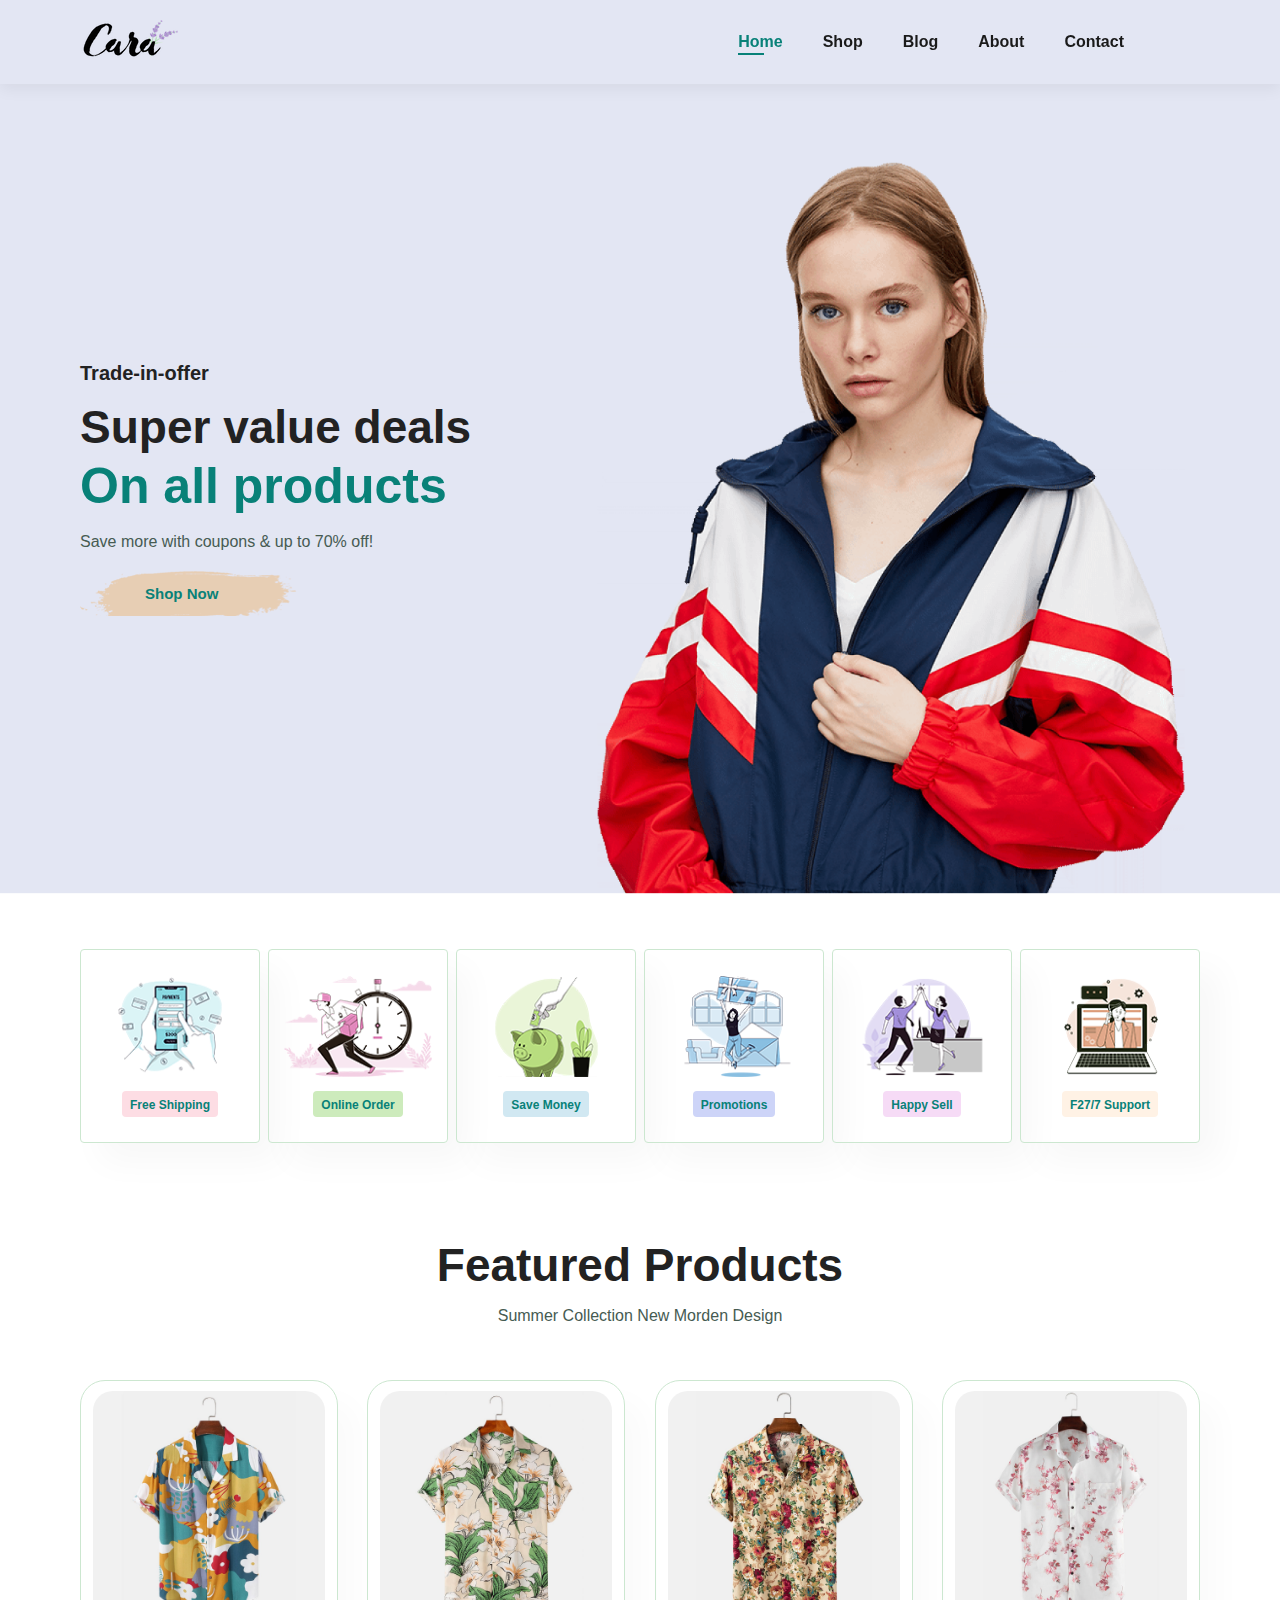
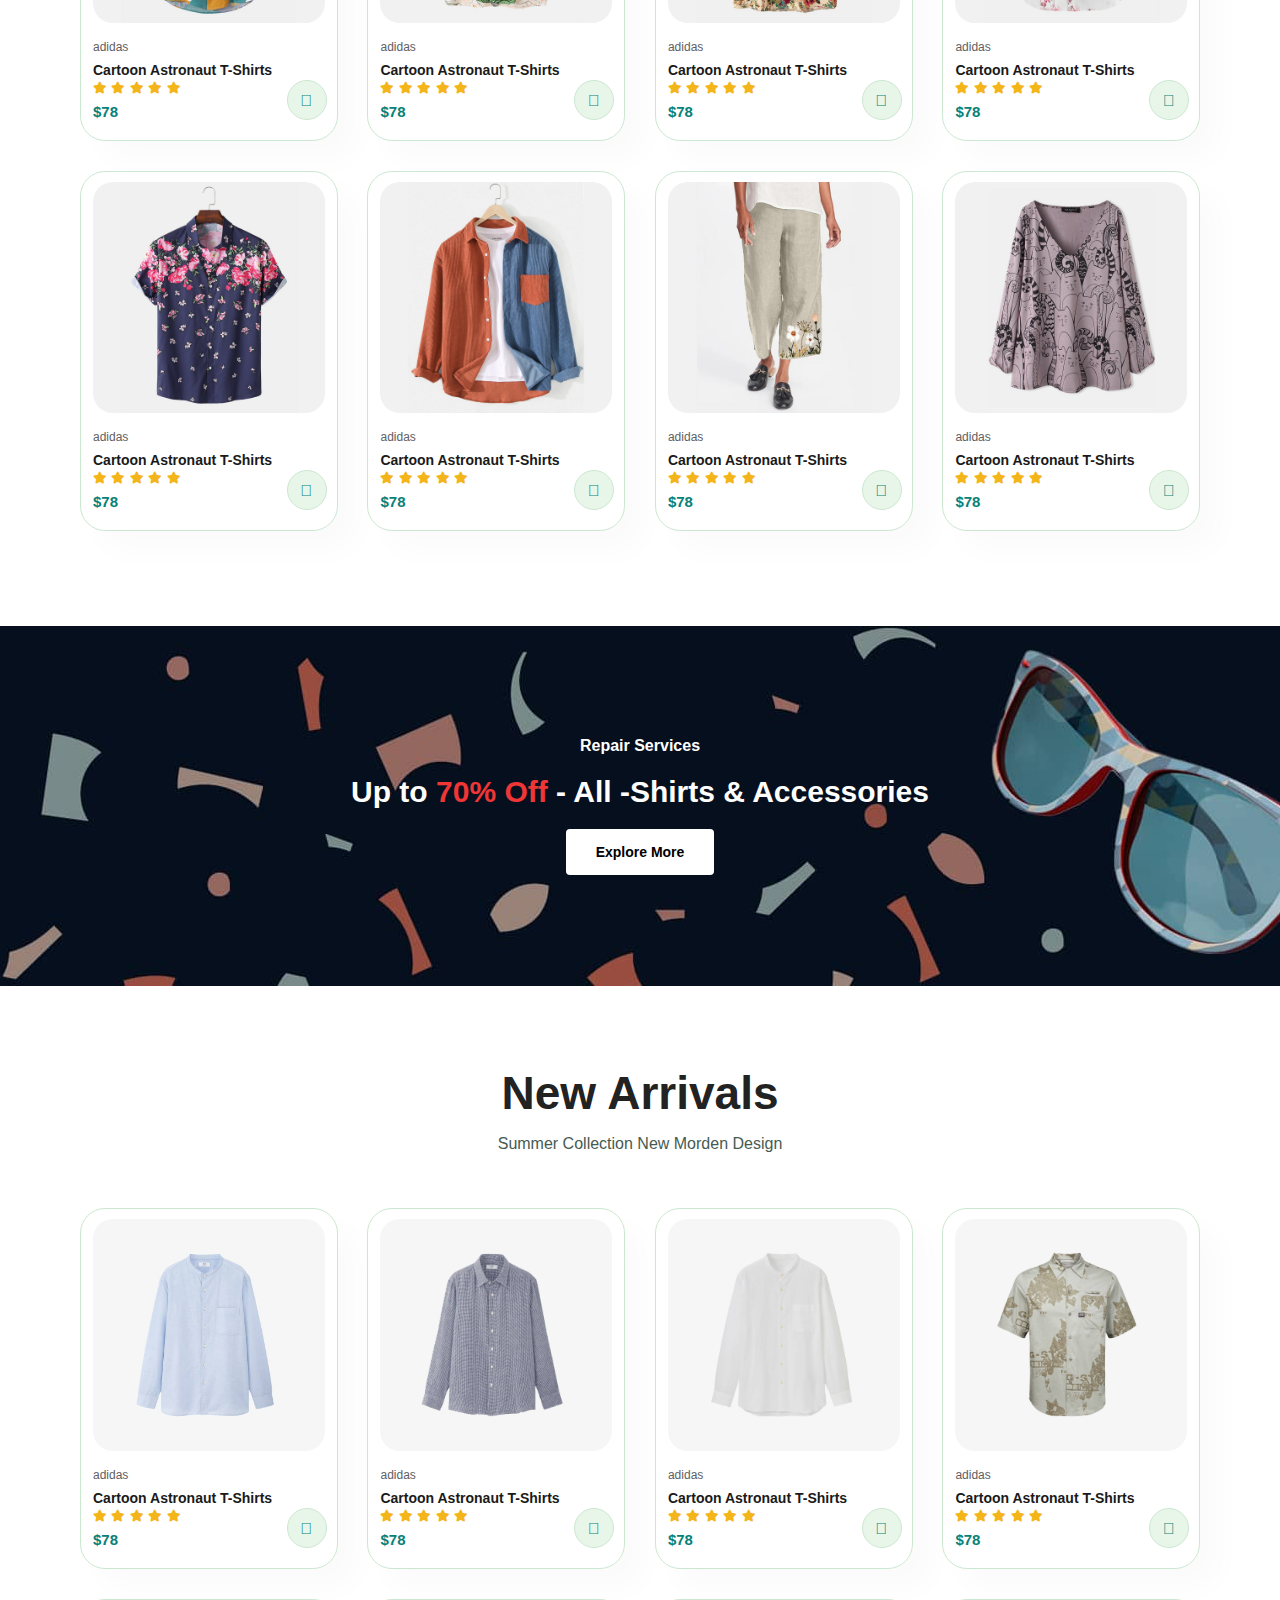
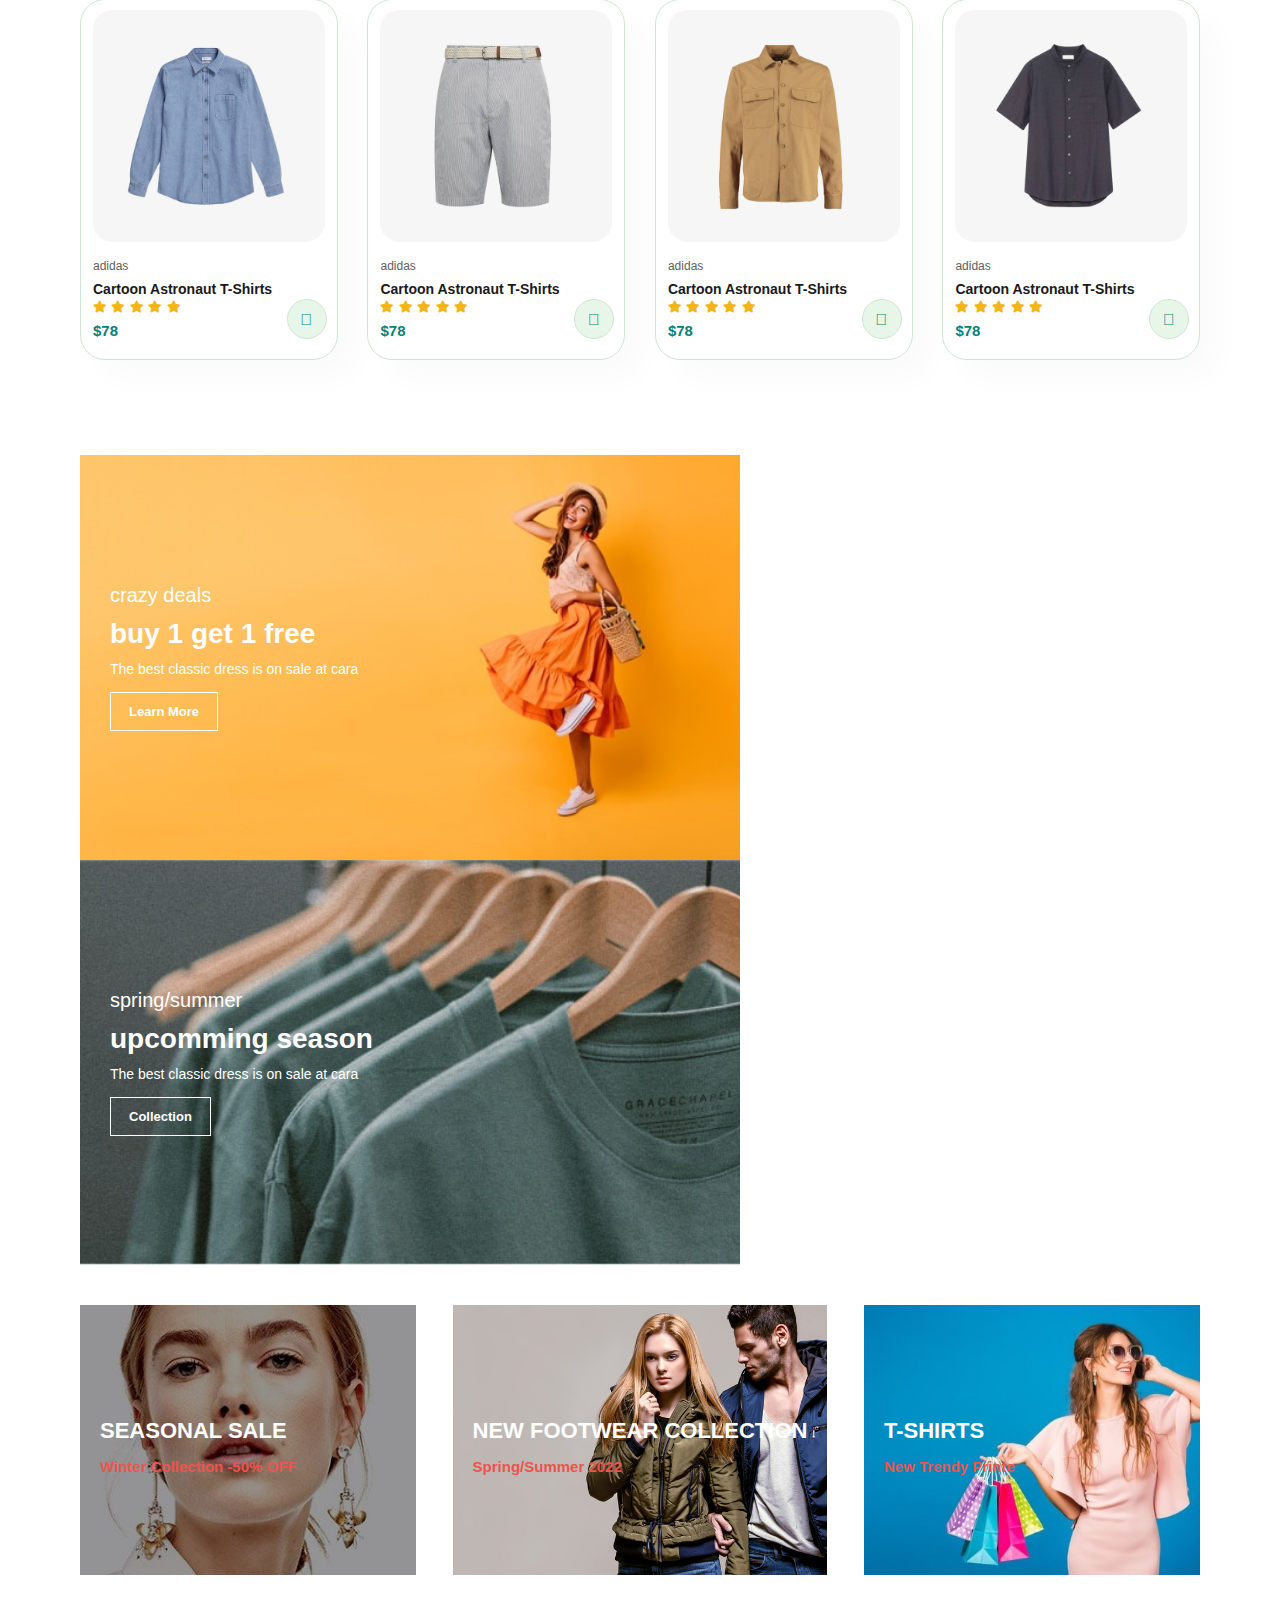
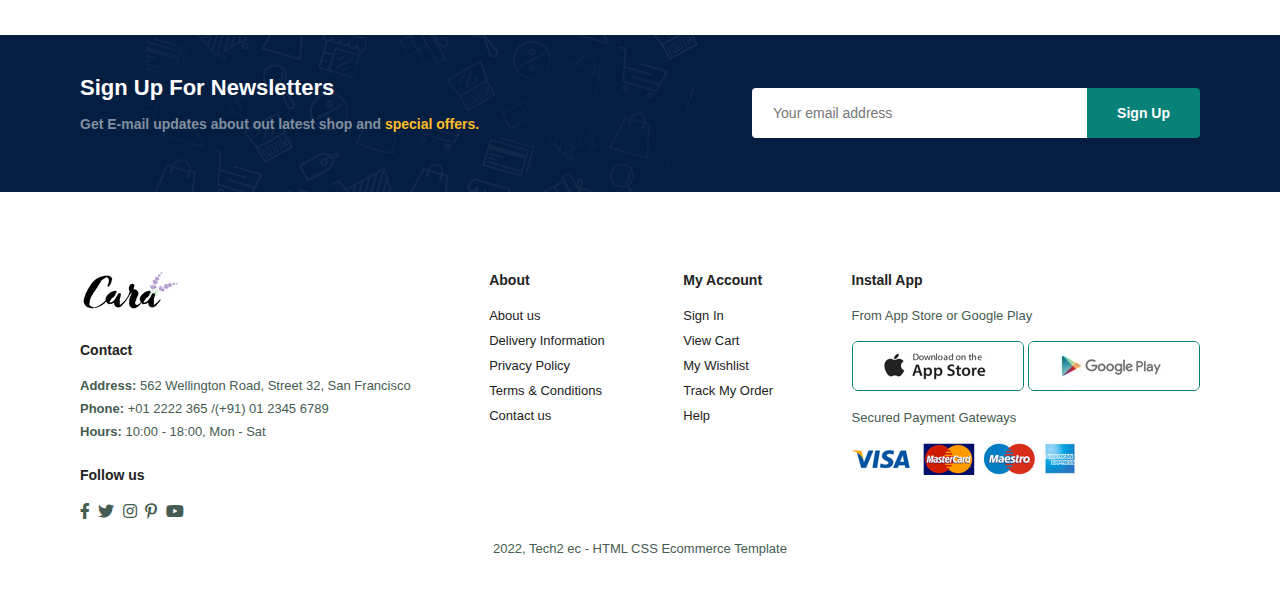
<file: index.html>
<!DOCTYPE html>
<html lang="en">
<head>
    <meta charset="UTF-8">
    <meta http-equiv="X-UA-Compatible" content="IE=edge">
    <meta name="viewport" content="width=device-width, initial-scale=1.0">
    <title>Tech2etc  Ecommerce Tutorial</title>
    <link rel="stylesheet" href="https://pro.fontawesome.com/releases/v5.10.0/css/all.css" />
    <link rel="stylesheet" href="style.css">
</head>
<body>

    <section id="header">
        <a href="#"><img src="img/logo.png" class="logo" alt=""></a>

        <div>
            <ul id="navbar">
                <li><a class="active" href="index.html">Home</a></li>
                <li><a href="shop.html">Shop</a></li>
                <li><a href="blog.html">Blog</a></li>
                <li><a href="about.html">About</a></li>
                <li><a href="contact.html">Contact</a></li>
                <li id="lg-bag"><a href="cart.html"><i class="far fa-shopping-bag"></i></a></li>
                <a href="#" id="close"><i class="far fa-times"></i></a>
            </ul>
        </div>
        <div id="mobile">
            <a href="cart.html"><i class="far fa-shopping-bag"></i></a>
            <i id="bar" class="fas fa-outdent"></i>
            </i>
        </div>
    </section>

    <section id="hero">
        <h4>Trade-in-offer</h4>
        <h2>Super value deals</h2>
        <h1>On all products</h1>
        <p>Save more with coupons & up to 70% off! </p>
        <button>Shop Now</button>
    </section>

    <section id="feature" class="section-p1">
        <div class="fe-box">
            <img src="img/features/f1.png" alt="">
            <h6>Free Shipping</h6>
        </div>
        <div class="fe-box">
            <img src="img/features/f2.png" alt="">
            <h6>Online Order</h6>
        </div>
        <div class="fe-box">
            <img src="img/features/f3.png" alt="">
            <h6>Save Money</h6>
        </div>
        <div class="fe-box">
            <img src="img/features/f4.png" alt="">
            <h6>Promotions</h6>
        </div>
        <div class="fe-box">
            <img src="img/features/f5.png" alt="">
            <h6>Happy Sell</h6>
        </div>
        <div class="fe-box">
            <img src="img/features/f6.png" alt="">
            <h6>F27/7 Support</h6>
        </div>
    </section>

    <section id="product1" class="section-p1">
        <h2>Featured Products</h2>
        <p>Summer Collection New Morden Design</p>
        <div class="pro-container">
            <div class="pro">
                <img src="img/products/f1.jpg" alt="">
                <div class="des">
                    <span>adidas</span>
                    <h5>Cartoon Astronaut T-Shirts</h5>
                    <div class="star">
                        <i class="fas fa-star"></i>
                        <i class="fas fa-star"></i>
                        <i class="fas fa-star"></i>
                        <i class="fas fa-star"></i>
                        <i class="fas fa-star"></i>
                    </div>
                    <h4>$78</h4>
                </div>
                <a href="#"><i class="fal fa-shopping-cart cart"></i></a>
            </div>
            <div class="pro">
                <img src="img/products/f2.jpg" alt="">
                <div class="des">
                    <span>adidas</span>
                    <h5>Cartoon Astronaut T-Shirts</h5>
                    <div class="star">
                        <i class="fas fa-star"></i>
                        <i class="fas fa-star"></i>
                        <i class="fas fa-star"></i>
                        <i class="fas fa-star"></i>
                        <i class="fas fa-star"></i>
                    </div>
                    <h4>$78</h4>
                </div>
                <a href="#"><i class="fal fa-shopping-cart cart"></i></a>
            </div>
            <div class="pro">
                <img src="img/products/f3.jpg" alt="">
                <div class="des">
                    <span>adidas</span>
                    <h5>Cartoon Astronaut T-Shirts</h5>
                    <div class="star">
                        <i class="fas fa-star"></i>
                        <i class="fas fa-star"></i>
                        <i class="fas fa-star"></i>
                        <i class="fas fa-star"></i>
                        <i class="fas fa-star"></i>
                    </div>
                    <h4>$78</h4>
                </div>
                <a href="#"><i class="fal fa-shopping-cart cart"></i></a>
            </div>
            <div class="pro">
                <img src="img/products/f4.jpg" alt="">
                <div class="des">
                    <span>adidas</span>
                    <h5>Cartoon Astronaut T-Shirts</h5>
                    <div class="star">
                        <i class="fas fa-star"></i>
                        <i class="fas fa-star"></i>
                        <i class="fas fa-star"></i>
                        <i class="fas fa-star"></i>
                        <i class="fas fa-star"></i>
                    </div>
                    <h4>$78</h4>
                </div>
                <a href="#"><i class="fal fa-shopping-cart cart"></i></a>
            </div>
            <div class="pro">
                <img src="img/products/f5.jpg" alt="">
                <div class="des">
                    <span>adidas</span>
                    <h5>Cartoon Astronaut T-Shirts</h5>
                    <div class="star">
                        <i class="fas fa-star"></i>
                        <i class="fas fa-star"></i>
                        <i class="fas fa-star"></i>
                        <i class="fas fa-star"></i>
                        <i class="fas fa-star"></i>
                    </div>
                    <h4>$78</h4>
                </div>
                <a href="#"><i class="fal fa-shopping-cart cart"></i></a>
            </div>
            <div class="pro">
                <img src="img/products/f6.jpg" alt="">
                <div class="des">
                    <span>adidas</span>
                    <h5>Cartoon Astronaut T-Shirts</h5>
                    <div class="star">
                        <i class="fas fa-star"></i>
                        <i class="fas fa-star"></i>
                        <i class="fas fa-star"></i>
                        <i class="fas fa-star"></i>
                        <i class="fas fa-star"></i>
                    </div>
                    <h4>$78</h4>
                </div>
                <a href="#"><i class="fal fa-shopping-cart cart"></i></a>
            </div>
            <div class="pro">
                <img src="img/products/f7.jpg" alt="">
                <div class="des">
                    <span>adidas</span>
                    <h5>Cartoon Astronaut T-Shirts</h5>
                    <div class="star">
                        <i class="fas fa-star"></i>
                        <i class="fas fa-star"></i>
                        <i class="fas fa-star"></i>
                        <i class="fas fa-star"></i>
                        <i class="fas fa-star"></i>
                    </div>
                    <h4>$78</h4>
                </div>
                <a href="#"><i class="fal fa-shopping-cart cart"></i></a>
            </div>
            <div class="pro">
                <img src="img/products/f8.jpg" alt="">
                <div class="des">
                    <span>adidas</span>
                    <h5>Cartoon Astronaut T-Shirts</h5>
                    <div class="star">
                        <i class="fas fa-star"></i>
                        <i class="fas fa-star"></i>
                        <i class="fas fa-star"></i>
                        <i class="fas fa-star"></i>
                        <i class="fas fa-star"></i>
                    </div>
                    <h4>$78</h4>
                </div>
                <a href="#"><i class="fal fa-shopping-cart cart"></i></a>
            </div>
        </div>
    </section>

    <section id="banner" class="section-m1">
        <h4>Repair Services</h4>
        <h2>Up to <span>70% Off</span> - All -Shirts & Accessories</h2>
        <button class="normal">Explore More</button>
    </section>

    <section id="product1" class="section-p1">
        <h2>New Arrivals</h2>
        <p>Summer Collection New Morden Design</p>
        <div class="pro-container">
            <div class="pro">
                <img src="img/products/n1.jpg" alt="">
                <div class="des">
                    <span>adidas</span>
                    <h5>Cartoon Astronaut T-Shirts</h5>
                    <div class="star">
                        <i class="fas fa-star"></i>
                        <i class="fas fa-star"></i>
                        <i class="fas fa-star"></i>
                        <i class="fas fa-star"></i>
                        <i class="fas fa-star"></i>
                    </div>
                    <h4>$78</h4>
                </div>
                <a href="#"><i class="fal fa-shopping-cart cart"></i></a>
            </div>
            <div class="pro">
                <img src="img/products/n2.jpg" alt="">
                <div class="des">
                    <span>adidas</span>
                    <h5>Cartoon Astronaut T-Shirts</h5>
                    <div class="star">
                        <i class="fas fa-star"></i>
                        <i class="fas fa-star"></i>
                        <i class="fas fa-star"></i>
                        <i class="fas fa-star"></i>
                        <i class="fas fa-star"></i>
                    </div>
                    <h4>$78</h4>
                </div>
                <a href="#"><i class="fal fa-shopping-cart cart"></i></a>
            </div>
            <div class="pro">
                <img src="img/products/n3.jpg" alt="">
                <div class="des">
                    <span>adidas</span>
                    <h5>Cartoon Astronaut T-Shirts</h5>
                    <div class="star">
                        <i class="fas fa-star"></i>
                        <i class="fas fa-star"></i>
                        <i class="fas fa-star"></i>
                        <i class="fas fa-star"></i>
                        <i class="fas fa-star"></i>
                    </div>
                    <h4>$78</h4>
                </div>
                <a href="#"><i class="fal fa-shopping-cart cart"></i></a>
            </div>
            <div class="pro">
                <img src="img/products/n4.jpg" alt="">
                <div class="des">
                    <span>adidas</span>
                    <h5>Cartoon Astronaut T-Shirts</h5>
                    <div class="star">
                        <i class="fas fa-star"></i>
                        <i class="fas fa-star"></i>
                        <i class="fas fa-star"></i>
                        <i class="fas fa-star"></i>
                        <i class="fas fa-star"></i>
                    </div>
                    <h4>$78</h4>
                </div>
                <a href="#"><i class="fal fa-shopping-cart cart"></i></a>
            </div>
            <div class="pro">
                <img src="img/products/n5.jpg" alt="">
                <div class="des">
                    <span>adidas</span>
                    <h5>Cartoon Astronaut T-Shirts</h5>
                    <div class="star">
                        <i class="fas fa-star"></i>
                        <i class="fas fa-star"></i>
                        <i class="fas fa-star"></i>
                        <i class="fas fa-star"></i>
                        <i class="fas fa-star"></i>
                    </div>
                    <h4>$78</h4>
                </div>
                <a href="#"><i class="fal fa-shopping-cart cart"></i></a>
            </div>
            <div class="pro">
                <img src="img/products/n6.jpg" alt="">
                <div class="des">
                    <span>adidas</span>
                    <h5>Cartoon Astronaut T-Shirts</h5>
                    <div class="star">
                        <i class="fas fa-star"></i>
                        <i class="fas fa-star"></i>
                        <i class="fas fa-star"></i>
                        <i class="fas fa-star"></i>
                        <i class="fas fa-star"></i>
                    </div>
                    <h4>$78</h4>
                </div>
                <a href="#"><i class="fal fa-shopping-cart cart"></i></a>
            </div>
            <div class="pro">
                <img src="img/products/n7.jpg" alt="">
                <div class="des">
                    <span>adidas</span>
                    <h5>Cartoon Astronaut T-Shirts</h5>
                    <div class="star">
                        <i class="fas fa-star"></i>
                        <i class="fas fa-star"></i>
                        <i class="fas fa-star"></i>
                        <i class="fas fa-star"></i>
                        <i class="fas fa-star"></i>
                    </div>
                    <h4>$78</h4>
                </div>
                <a href="#"><i class="fal fa-shopping-cart cart"></i></a>
            </div>
            <div class="pro">
                <img src="img/products/n8.jpg" alt="">
                <div class="des">
                    <span>adidas</span>
                    <h5>Cartoon Astronaut T-Shirts</h5>
                    <div class="star">
                        <i class="fas fa-star"></i>
                        <i class="fas fa-star"></i>
                        <i class="fas fa-star"></i>
                        <i class="fas fa-star"></i>
                        <i class="fas fa-star"></i>
                    </div>
                    <h4>$78</h4>
                </div>
                <a href="#"><i class="fal fa-shopping-cart cart"></i></a>
            </div>
        </div>
    </section>

    <section id="sm-banner" class="section-p1">
        <div class="banner-box">
            <h4>crazy deals</h4>
            <h2>buy 1 get 1 free</h2>
            <span>The best classic dress is on sale at cara</span>
            <button class="white">Learn More</button>
        </div>
        <div class="banner-box banner-box2">
            <h4>spring/summer</h4>
            <h2>upcomming season</h2>
            <span>The best classic dress is on sale at cara</span>
            <button class="white">Collection</button>
        </div>
    </section>

    <section id="banner3">
        <div class="banner-box">
            <h2>SEASONAL SALE</h2>
            <h3>Winter Collection -50% OFF</h3>
        </div>
        <div class="banner-box banner-box2">
            <h2>NEW FOOTWEAR COLLECTION</h2>
            <h3>Spring/Summer 2022</h3>
        </div>
        <div class="banner-box banner-box3">
            <h2>T-SHIRTS</h2>
            <h3>New Trendy Printe</h3>
        </div>
    </section>

    <section id="newsletter" class="section-p1 section-m1">
        <div class="newstext">
            <h4>Sign Up For Newsletters</h4>
            <p>Get E-mail updates about out latest shop and <span>special offers.</span></p>
        </div>
        <div class="form">
            <input type="text" placeholder="Your email address">
            <button class="normal">Sign Up</button>
        </div>
    </section>

    <footer class="section-p1">
        <div class="col">
            <img class="logo" src="img/logo.png" alt="">
            <h4>Contact</h4>
            <p><strong>Address: </strong> 562 Wellington Road, Street 32, San Francisco</p>
            <p><strong>Phone: </strong> +01 2222 365 /(+91) 01 2345 6789</p>
            <p><strong>Hours: </strong> 10:00 - 18:00, Mon - Sat</p>
            <div class="follow">
                <h4>Follow us</h4>
                <div class="icon">
                    <i class="fab fa-facebook-f"></i>
                    <i class="fab fa-twitter"></i>
                    <i class="fab fa-instagram"></i>
                    <i class="fab fa-pinterest-p"></i>
                    <i class="fab fa-youtube"></i>
                </div>
            </div>
        </div>

        <div class="col">
            <h4>About</h4>
            <a href="#">About us</a>
            <a href="#">Delivery Information</a>
            <a href="#">Privacy Policy</a>
            <a href="#">Terms & Conditions</a>
            <a href="#">Contact us</a>
        </div>
        <div class="col">
            <h4>My Account</h4>
            <a href="#">Sign In</a>
            <a href="#">View Cart</a>
            <a href="#">My Wishlist</a>
            <a href="#">Track My Order</a>
            <a href="#">Help</a>
        </div>

        <div class="col install">
            <h4>Install App</h4>
            <p>From App Store or Google Play</p>
            <div class="row">
                <img src="img/pay/app.jpg" alt="">
                <img src="img/pay/play.jpg" alt="">
            </div>
            <p>Secured Payment Gateways</p>
            <img src="img/pay/pay.png" alt="">
        </div>

        <div class="copyright">
            <p>2022, Tech2 ec - HTML CSS Ecommerce Template</p>
        </div>
    </footer>

    <script src="script.js"></script>
</body>
</html>
</file>
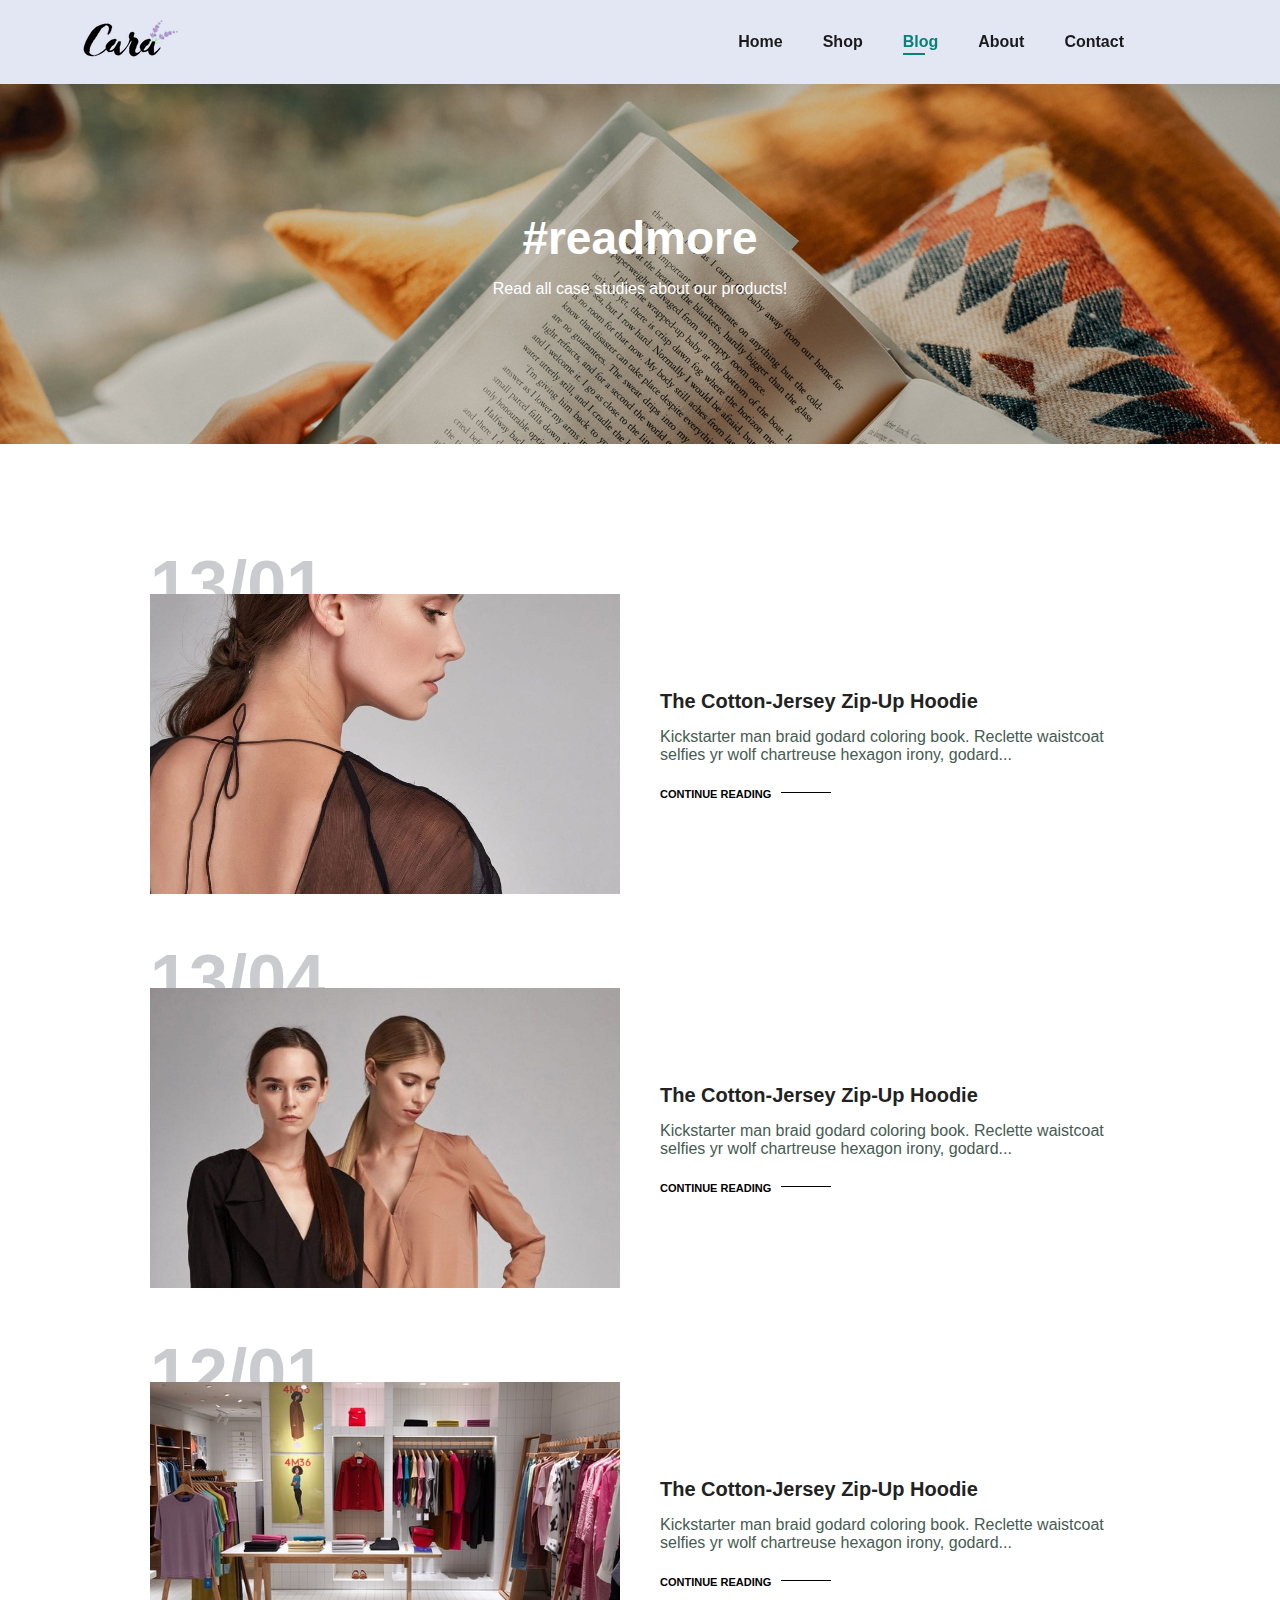
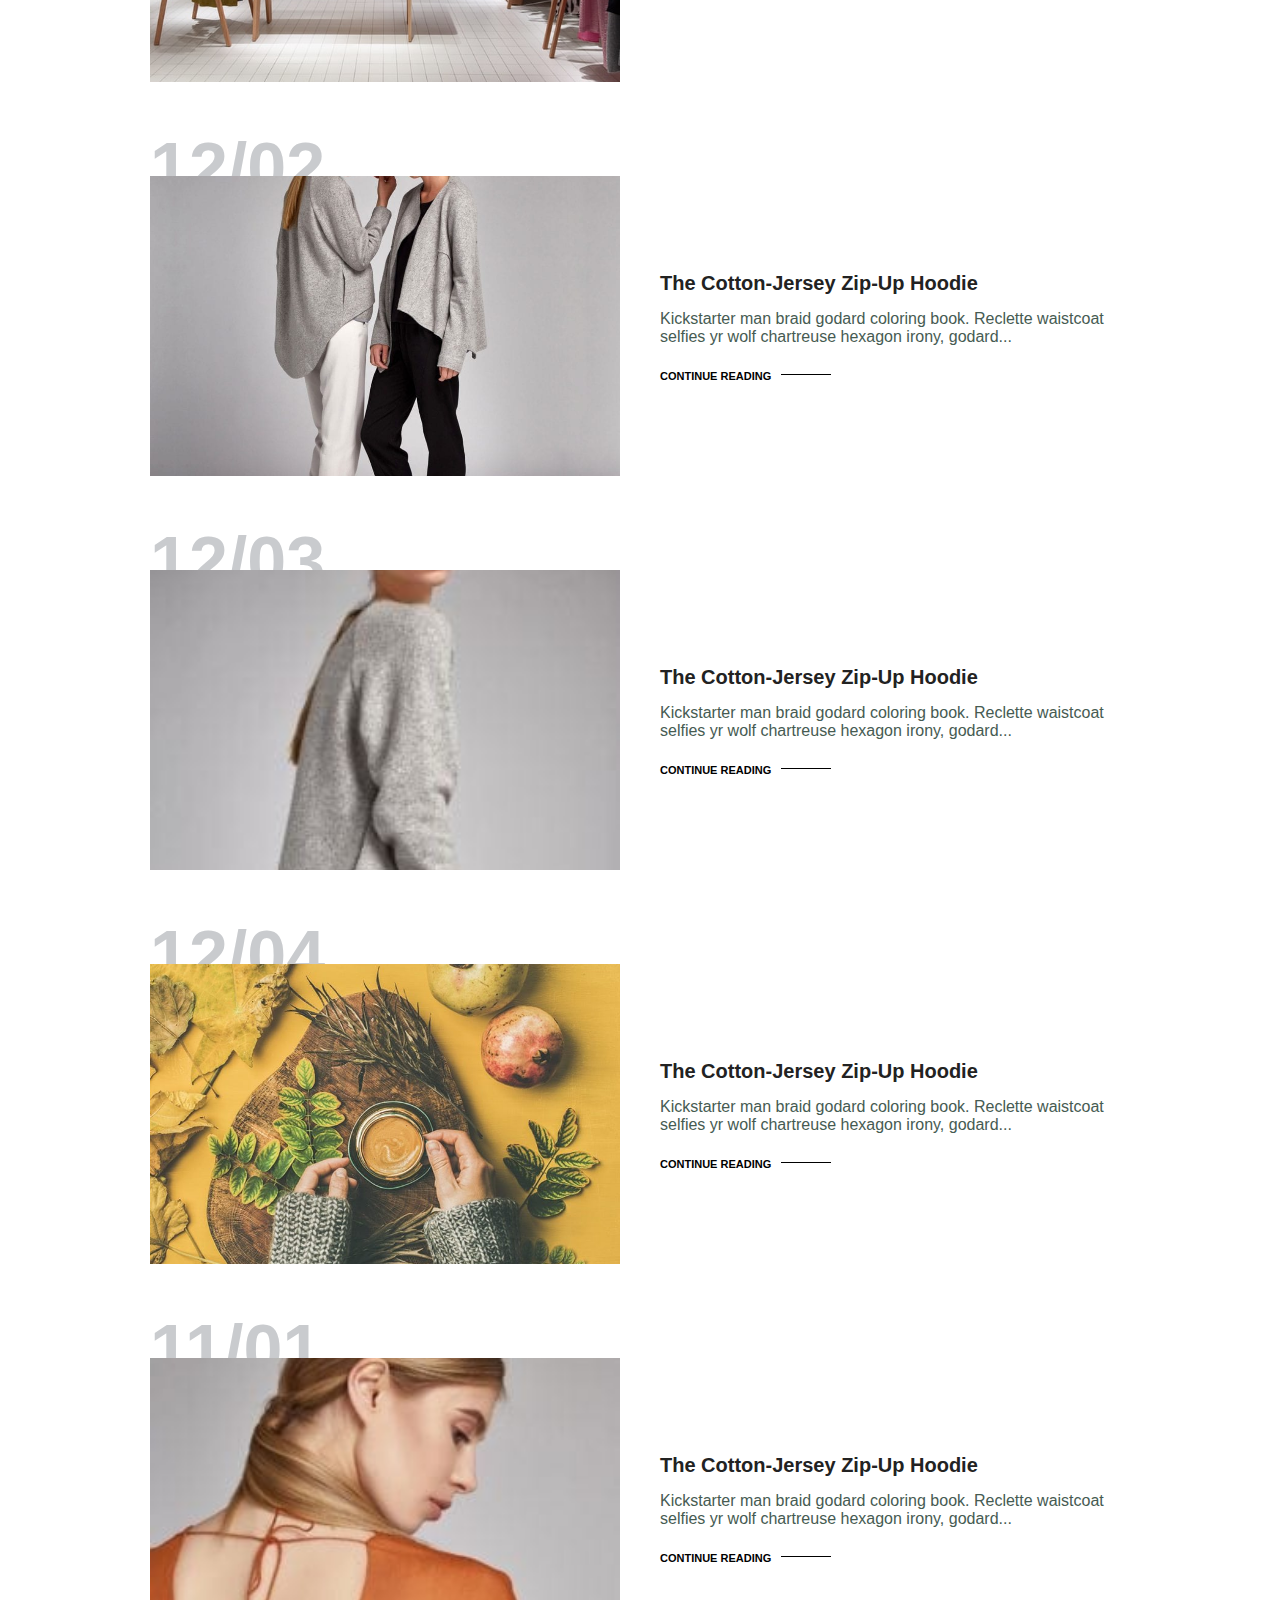
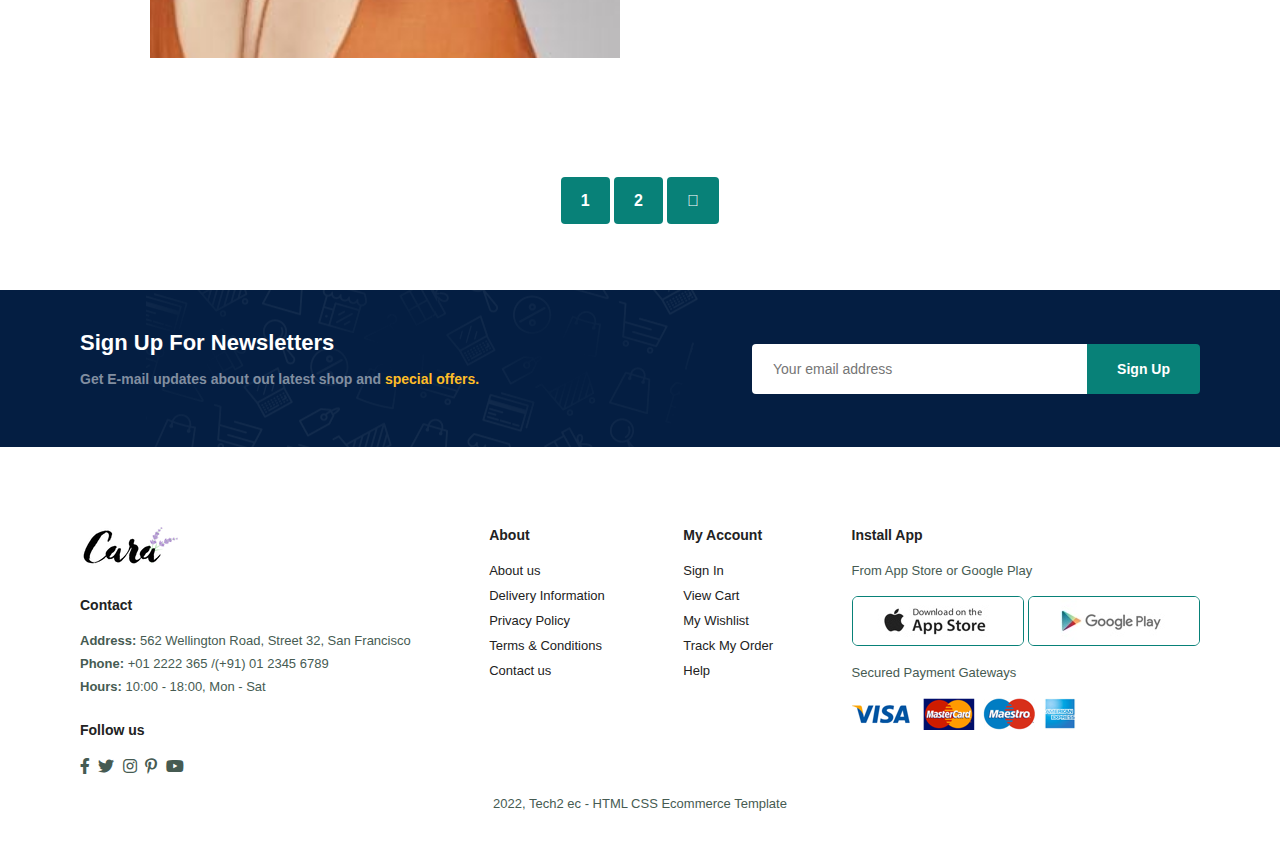
<file: blog.html>
<!DOCTYPE html>
<html lang="en">
<head>
    <meta charset="UTF-8">
    <meta http-equiv="X-UA-Compatible" content="IE=edge">
    <meta name="viewport" content="width=device-width, initial-scale=1.0">
    <title>Tech2etc  Ecommerce Tutorial</title>
    <link rel="stylesheet" href="https://pro.fontawesome.com/releases/v5.10.0/css/all.css" />
    <link rel="stylesheet" href="style.css">
</head>
<body>

    <section id="header">
        <a href="#"><img src="img/logo.png" class="logo" alt=""></a>

        <div>
            <ul id="navbar">
                <li><a href="index.html">Home</a></li>
                <li><a href="shop.html">Shop</a></li>
                <li><a  class="active" href="blog.html">Blog</a></li>
                <li><a href="about.html">About</a></li>
                <li><a href="contact.html">Contact</a></li>
                <li id="lg-bag"><a href="cart.html"><i class="far fa-shopping-bag"></i></a></li>
                <a href="#" id="close"><i class="far fa-times"></i></a>
            </ul>
        </div>
        <div id="mobile">
            <a href="cart.html"><i class="far fa-shopping-bag"></i></a>
            <i id="bar" class="fas fa-outdent"></i>
            </i>
        </div>
    </section>

    <section id="page-header" class="blog-header">
        <h2>#readmore</h2>
        <p>Read all case studies about our products! </p>
    </section>

    <section id="blog">
        <div class="blog-box">
            <div class="blog-img">
                <img src="img/blog/b1.jpg" alt="">
            </div>
            <div class="blog-details">
                <h4>The Cotton-Jersey Zip-Up Hoodie</h4>
                <p>Kickstarter man braid godard coloring book. Reclette waistcoat selfies yr 
                    wolf chartreuse hexagon irony, godard...
                </p>
                <a href="#">CONTINUE READING</a>
            </div>
            <h1>13/01</h1>
        </div>
        <div class="blog-box">
            <div class="blog-img">
                <img src="img/blog/b2.jpg" alt="">
            </div>
            <div class="blog-details">
                <h4>The Cotton-Jersey Zip-Up Hoodie</h4>
                <p>Kickstarter man braid godard coloring book. Reclette waistcoat selfies yr 
                    wolf chartreuse hexagon irony, godard...
                </p>
                <a href="#">CONTINUE READING</a>
            </div>
            <h1>13/04</h1>
        </div>
        <div class="blog-box">
            <div class="blog-img">
                <img src="img/blog/b3.jpg" alt="">
            </div>
            <div class="blog-details">
                <h4>The Cotton-Jersey Zip-Up Hoodie</h4>
                <p>Kickstarter man braid godard coloring book. Reclette waistcoat selfies yr 
                    wolf chartreuse hexagon irony, godard...
                </p>
                <a href="#">CONTINUE READING</a>
            </div>
            <h1>12/01</h1>
        </div>
        <div class="blog-box">
            <div class="blog-img">
                <img src="img/blog/b4.jpg" alt="">
            </div>
            <div class="blog-details">
                <h4>The Cotton-Jersey Zip-Up Hoodie</h4>
                <p>Kickstarter man braid godard coloring book. Reclette waistcoat selfies yr 
                    wolf chartreuse hexagon irony, godard...
                </p>
                <a href="#">CONTINUE READING</a>
            </div>
            <h1>12/02</h1>
        </div>
        <div class="blog-box">
            <div class="blog-img">
                <img src="img/blog/b5.jpg" alt="">
            </div>
            <div class="blog-details">
                <h4>The Cotton-Jersey Zip-Up Hoodie</h4>
                <p>Kickstarter man braid godard coloring book. Reclette waistcoat selfies yr 
                    wolf chartreuse hexagon irony, godard...
                </p>
                <a href="#">CONTINUE READING</a>
            </div>
            <h1>12/03</h1>
        </div>
        <div class="blog-box">
            <div class="blog-img">
                <img src="img/blog/b6.jpg" alt="">
            </div>
            <div class="blog-details">
                <h4>The Cotton-Jersey Zip-Up Hoodie</h4>
                <p>Kickstarter man braid godard coloring book. Reclette waistcoat selfies yr 
                    wolf chartreuse hexagon irony, godard...
                </p>
                <a href="#">CONTINUE READING</a>
            </div>
            <h1>12/04</h1>
        </div>
        <div class="blog-box">
            <div class="blog-img">
                <img src="img/blog/b7.jpg" alt="">
            </div>
            <div class="blog-details">
                <h4>The Cotton-Jersey Zip-Up Hoodie</h4>
                <p>Kickstarter man braid godard coloring book. Reclette waistcoat selfies yr 
                    wolf chartreuse hexagon irony, godard...
                </p>
                <a href="#">CONTINUE READING</a>
            </div>
            <h1>11/01</h1>
        </div>
    </section>

    <section id="pagination" class="section-p1">
        <a href="#">1</a>
        <a href="#">2</a>
        <a href="#"><i class="fal fa-long-arrow-alt-right"></i></a>
    </section>

    <section id="newsletter" class="section-p1 section-m1">
        <div class="newstext">
            <h4>Sign Up For Newsletters</h4>
            <p>Get E-mail updates about out latest shop and <span>special offers.</span></p>
        </div>
        <div class="form">
            <input type="text" placeholder="Your email address">
            <button class="normal">Sign Up</button>
        </div>
    </section>

    <footer class="section-p1">
        <div class="col">
            <img class="logo" src="img/logo.png" alt="">
            <h4>Contact</h4>
            <p><strong>Address: </strong> 562 Wellington Road, Street 32, San Francisco</p>
            <p><strong>Phone: </strong> +01 2222 365 /(+91) 01 2345 6789</p>
            <p><strong>Hours: </strong> 10:00 - 18:00, Mon - Sat</p>
            <div class="follow">
                <h4>Follow us</h4>
                <div class="icon">
                    <i class="fab fa-facebook-f"></i>
                    <i class="fab fa-twitter"></i>
                    <i class="fab fa-instagram"></i>
                    <i class="fab fa-pinterest-p"></i>
                    <i class="fab fa-youtube"></i>
                </div>
            </div>
        </div>

        <div class="col">
            <h4>About</h4>
            <a href="#">About us</a>
            <a href="#">Delivery Information</a>
            <a href="#">Privacy Policy</a>
            <a href="#">Terms & Conditions</a>
            <a href="#">Contact us</a>
        </div>
        <div class="col">
            <h4>My Account</h4>
            <a href="#">Sign In</a>
            <a href="#">View Cart</a>
            <a href="#">My Wishlist</a>
            <a href="#">Track My Order</a>
            <a href="#">Help</a>
        </div>

        <div class="col install">
            <h4>Install App</h4>
            <p>From App Store or Google Play</p>
            <div class="row">
                <img src="img/pay/app.jpg" alt="">
                <img src="img/pay/play.jpg" alt="">
            </div>
            <p>Secured Payment Gateways</p>
            <img src="img/pay/pay.png" alt="">
        </div>

        <div class="copyright">
            <p>2022, Tech2 ec - HTML CSS Ecommerce Template</p>
        </div>
    </footer>

    <script src="script.js"></script>
</body>
</html>
</file>
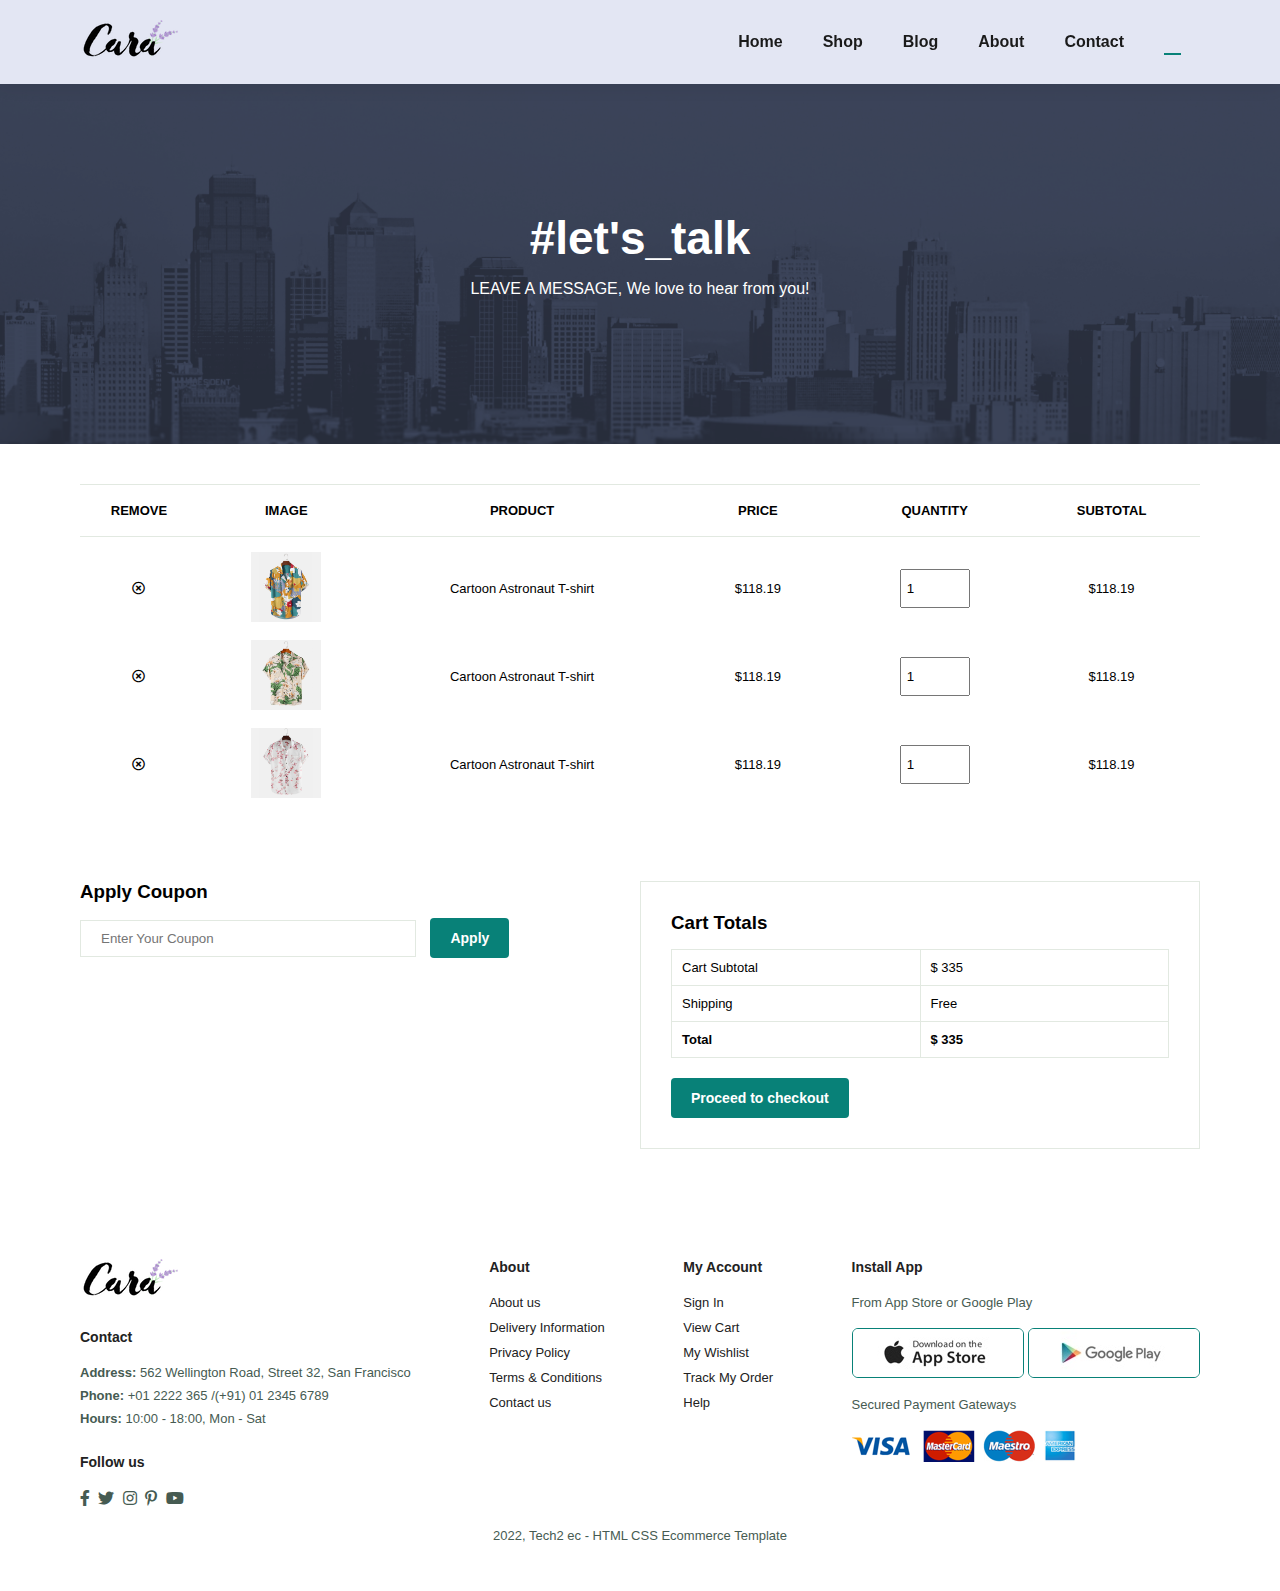
<file: cart.html>
<!DOCTYPE html>
<html lang="en">
<head>
    <meta charset="UTF-8">
    <meta http-equiv="X-UA-Compatible" content="IE=edge">
    <meta name="viewport" content="width=device-width, initial-scale=1.0">
    <title>Tech2etc  Ecommerce Tutorial</title>
    <link rel="stylesheet" href="https://pro.fontawesome.com/releases/v5.10.0/css/all.css" />
    <link rel="stylesheet" href="style.css">
</head>
<body>

    <section id="header">
        <a href="#"><img src="img/logo.png" class="logo" alt=""></a>

        <div>
            <ul id="navbar">
                <li><a href="index.html">Home</a></li>
                <li><a href="shop.html">Shop</a></li>
                <li><a href="blog.html">Blog</a></li>
                <li><a href="about.html">About</a></li>
                <li><a href="contact.html">Contact</a></li>
                <li id="lg-bag"><a  class="active"  href="cart.html"><i class="far fa-shopping-bag"></i></a></li>
                <a href="#" id="close"><i class="far fa-times"></i></a>
            </ul>
        </div>
        <div id="mobile">
            <a href="cart.html"><i class="far fa-shopping-bag"></i></a>
            <i id="bar" class="fas fa-outdent"></i>
            </i>
        </div>
    </section>

    <section id="page-header" class="about-header">
        <h2>#let's_talk</h2>
        <p>LEAVE A MESSAGE, We love to hear from you!</p>
    </section>

    <section id="cart" class="section-p1">
        <table width="100%">
            <thead>
                <tr>
                    <td>Remove</td>
                    <td>Image</td>
                    <td>Product</td>
                    <td>Price</td>
                    <td>Quantity</td>
                    <td>Subtotal</td>
                </tr>
            </thead>
            <tbody>
                <tr>
                    <td><i class="far fa-times-circle"></i></td>
                    <td><img src="img/products/f1.jpg" alt=""></td>
                    <td>Cartoon Astronaut T-shirt</td>
                    <td>$118.19</td>
                    <td><input type="number" value="1"></td>
                    <td>$118.19</td>
                </tr>
                <tr>
                    <td><i class="far fa-times-circle"></i></td>
                    <td><img src="img/products/f2.jpg" alt=""></td>
                    <td>Cartoon Astronaut T-shirt</td>
                    <td>$118.19</td>
                    <td><input type="number" value="1"></td>
                    <td>$118.19</td>
                </tr>
                <tr>
                    <td><i class="far fa-times-circle"></i></td>
                    <td><img src="img/products/f4.jpg" alt=""></td>
                    <td>Cartoon Astronaut T-shirt</td>
                    <td>$118.19</td>
                    <td><input type="number" value="1"></td>
                    <td>$118.19</td>
                </tr>
            </tbody>
        </table>
    </section>

    <section id="cart-add" class="section-p1">
        <div id="coupon">
            <h3>Apply Coupon</h3>
            <div>
                <input type="text" placeholder="Enter Your Coupon">
                <button class="normal">Apply</button>
            </div>
        </div>

        <div id="subtotal">
            <h3>Cart Totals</h3>
            <table>
                <tr>
                    <td>Cart Subtotal</td>
                    <td>$ 335</td>
                </tr>
                <tr>
                    <td>Shipping</td>
                    <td>Free</td>
                </tr>
                <tr>
                    <td><strong>Total</strong></td>
                    <td><strong>$ 335</strong></td>
                </tr>
            </table>
            <button class="normal">Proceed to checkout</button>
        </div>
    </section>

    <footer class="section-p1">
        <div class="col">
            <img class="logo" src="img/logo.png" alt="">
            <h4>Contact</h4>
            <p><strong>Address: </strong> 562 Wellington Road, Street 32, San Francisco</p>
            <p><strong>Phone: </strong> +01 2222 365 /(+91) 01 2345 6789</p>
            <p><strong>Hours: </strong> 10:00 - 18:00, Mon - Sat</p>
            <div class="follow">
                <h4>Follow us</h4>
                <div class="icon">
                    <i class="fab fa-facebook-f"></i>
                    <i class="fab fa-twitter"></i>
                    <i class="fab fa-instagram"></i>
                    <i class="fab fa-pinterest-p"></i>
                    <i class="fab fa-youtube"></i>
                </div>
            </div>
        </div>

        <div class="col">
            <h4>About</h4>
            <a href="#">About us</a>
            <a href="#">Delivery Information</a>
            <a href="#">Privacy Policy</a>
            <a href="#">Terms & Conditions</a>
            <a href="#">Contact us</a>
        </div>
        <div class="col">
            <h4>My Account</h4>
            <a href="#">Sign In</a>
            <a href="#">View Cart</a>
            <a href="#">My Wishlist</a>
            <a href="#">Track My Order</a>
            <a href="#">Help</a>
        </div>

        <div class="col install">
            <h4>Install App</h4>
            <p>From App Store or Google Play</p>
            <div class="row">
                <img src="img/pay/app.jpg" alt="">
                <img src="img/pay/play.jpg" alt="">
            </div>
            <p>Secured Payment Gateways</p>
            <img src="img/pay/pay.png" alt="">
        </div>

        <div class="copyright">
            <p>2022, Tech2 ec - HTML CSS Ecommerce Template</p>
        </div>
    </footer>

    <script src="script.js"></script>
</body>
</html>
</file>
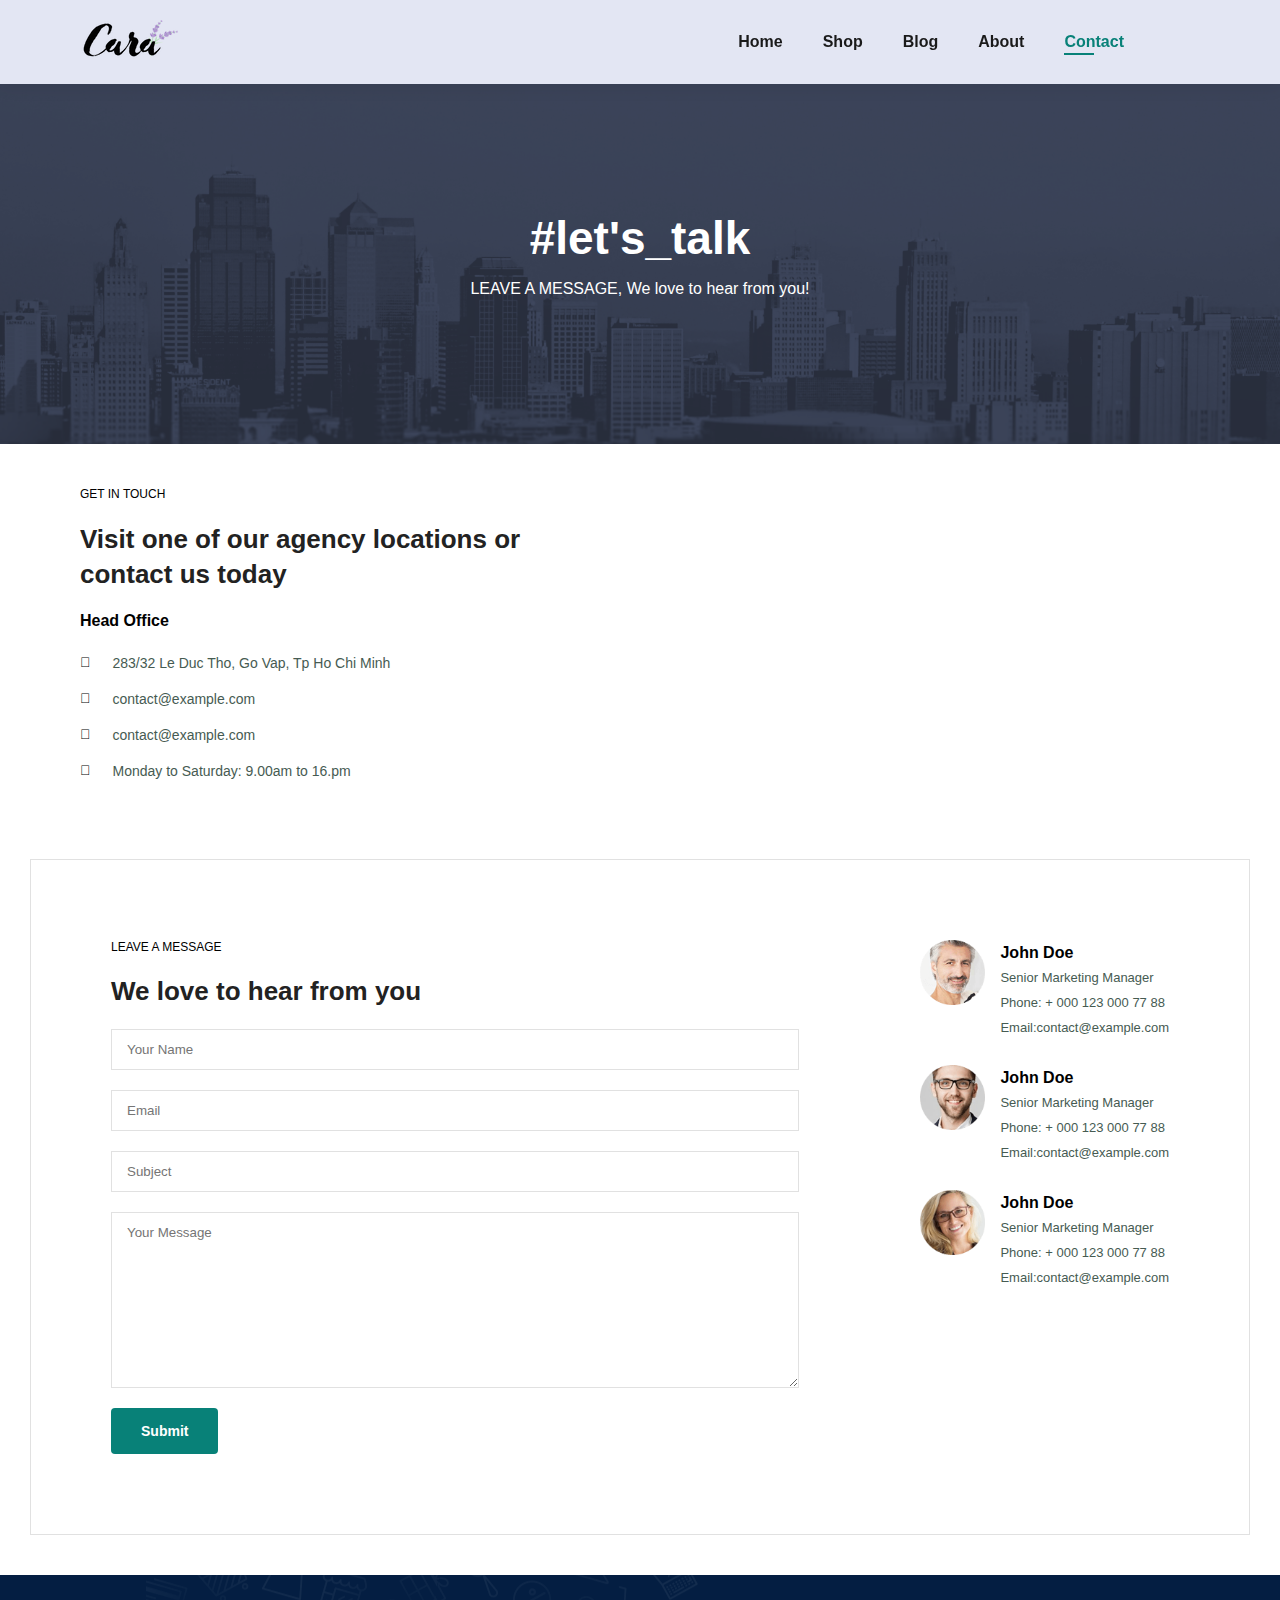
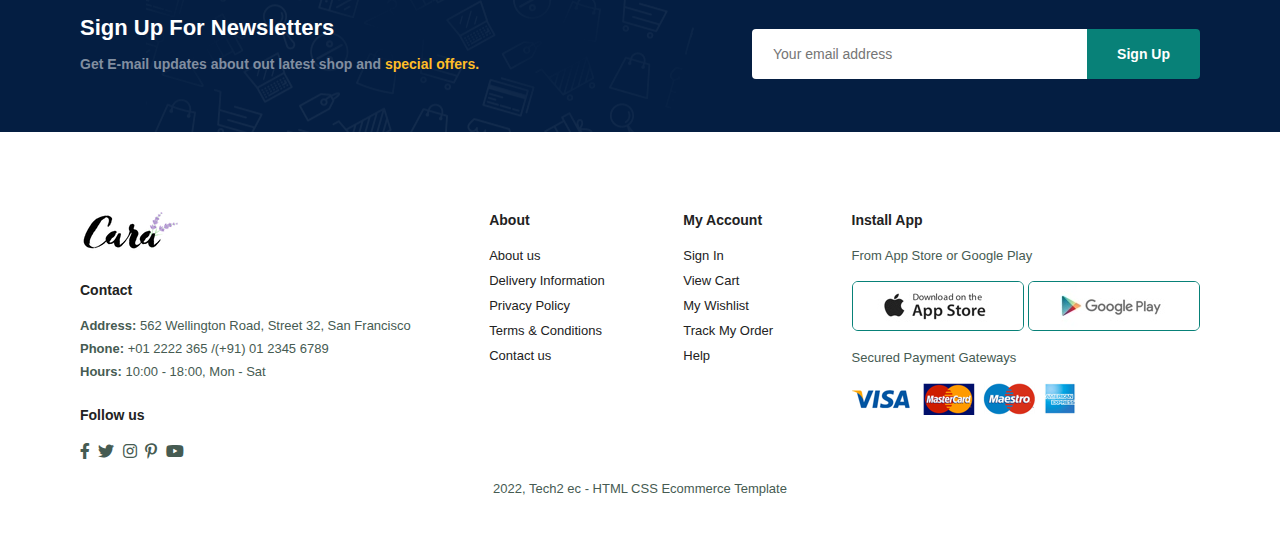
<file: contact.html>
<!DOCTYPE html>
<html lang="en">
<head>
    <meta charset="UTF-8">
    <meta http-equiv="X-UA-Compatible" content="IE=edge">
    <meta name="viewport" content="width=device-width, initial-scale=1.0">
    <title>Tech2etc  Ecommerce Tutorial</title>
    <link rel="stylesheet" href="https://pro.fontawesome.com/releases/v5.10.0/css/all.css" />
    <link rel="stylesheet" href="style.css">
</head>
<body>

    <section id="header">
        <a href="#"><img src="img/logo.png" class="logo" alt=""></a>

        <div>
            <ul id="navbar">
                <li><a href="index.html">Home</a></li>
                <li><a href="shop.html">Shop</a></li>
                <li><a href="blog.html">Blog</a></li>
                <li><a href="about.html">About</a></li>
                <li><a  class="active"  href="contact.html">Contact</a></li>
                <li id="lg-bag"><a href="cart.html"><i class="far fa-shopping-bag"></i></a></li>
                <a href="#" id="close"><i class="far fa-times"></i></a>
            </ul>
        </div>
        <div id="mobile">
            <a href="cart.html"><i class="far fa-shopping-bag"></i></a>
            <i id="bar" class="fas fa-outdent"></i>
            </i>
        </div>
    </section>

    <section id="page-header" class="about-header">
        <h2>#let's_talk</h2>
        <p>LEAVE A MESSAGE, We love to hear from you!</p>
    </section>

    <section id="contact-details" class="section-p1">
        <div class="details">
            <span>GET IN TOUCH</span>
            <h2>Visit one of our agency locations or contact us today</h2>
            <h3>Head Office</h3>
            <div>
                <li>
                    <i class="fal fa-map"></i>
                    <p>283/32 Le Duc Tho, Go Vap, Tp Ho Chi Minh</p>
                </li>
                <li>
                    <i class="fal fa-envelope"></i>
                    <p>contact@example.com</p>
                </li>
                <li>
                    <i class="fal fa-phone-alt"></i>
                    <p>contact@example.com</p>
                </li>
                <li>
                    <i class="fal fa-clock"></i>
                    <p>Monday to Saturday: 9.00am to 16.pm</p>
                </li>
            </div>
        </div>
        <div class="map">
            <iframe src="https://www.google.com/maps/embed?pb=!1m18!1m12!1m3!1d979.6543748421082!2d106.67708513511535!3d10.840555797973709!2m3!1f0!2f0!3f0!3m2!1i1024!2i768!4f13.1!3m3!1m2!1s0x317528536c669823%3A0x3980114bb3680fc7!2zMjgzIEzDqiDEkOG7qWMgVGjhu40sIFBoxrDhu51uZyAxNywgR8OyIFbhuqVwLCBUaMOgbmggcGjhu5EgSOG7kyBDaMOtIE1pbmgsIFZp4buHdCBOYW0!5e0!3m2!1svi!2s!4v1659692202029!5m2!1svi!2s" width="600" height="450" style="border:0;" allowfullscreen="" loading="lazy" referrerpolicy="no-referrer-when-downgrade"></iframe>
        </div>
    </section>

    <section id="form-details">
        <form action="">
            <span>LEAVE A MESSAGE</span>
            <h2>We love to hear from you</h2>
            <input type="text" placeholder="Your Name">
            <input type="text" placeholder="Email">
            <input type="text" placeholder="Subject">
            <textarea name="" id="" cols="30" rows="10" placeholder="Your Message"></textarea>
            <button class="normal">Submit</button>
        </form>

        <div class="people">
            <div>
                <img src="img/people/1.png" alt="">
                <p><span>John Doe</span> Senior Marketing Manager <br> Phone: + 000 123 000 77 88 <br>Email:contact@example.com</p>
            </div>
            <div>
                <img src="img/people/2.png" alt="">
                <p><span>John Doe</span> Senior Marketing Manager <br> Phone: + 000 123 000 77 88 <br>Email:contact@example.com</p>
            </div>
            <div>
                <img src="img/people/3.png" alt="">
                <p><span>John Doe</span> Senior Marketing Manager <br> Phone: + 000 123 000 77 88 <br>Email:contact@example.com</p>
            </div>

        </div>
    </section>

    <section id="newsletter" class="section-p1 section-m1">
        <div class="newstext">
            <h4>Sign Up For Newsletters</h4>
            <p>Get E-mail updates about out latest shop and <span>special offers.</span></p>
        </div>
        <div class="form">
            <input type="text" placeholder="Your email address">
            <button class="normal">Sign Up</button>
        </div>
    </section>

    <footer class="section-p1">
        <div class="col">
            <img class="logo" src="img/logo.png" alt="">
            <h4>Contact</h4>
            <p><strong>Address: </strong> 562 Wellington Road, Street 32, San Francisco</p>
            <p><strong>Phone: </strong> +01 2222 365 /(+91) 01 2345 6789</p>
            <p><strong>Hours: </strong> 10:00 - 18:00, Mon - Sat</p>
            <div class="follow">
                <h4>Follow us</h4>
                <div class="icon">
                    <i class="fab fa-facebook-f"></i>
                    <i class="fab fa-twitter"></i>
                    <i class="fab fa-instagram"></i>
                    <i class="fab fa-pinterest-p"></i>
                    <i class="fab fa-youtube"></i>
                </div>
            </div>
        </div>

        <div class="col">
            <h4>About</h4>
            <a href="#">About us</a>
            <a href="#">Delivery Information</a>
            <a href="#">Privacy Policy</a>
            <a href="#">Terms & Conditions</a>
            <a href="#">Contact us</a>
        </div>
        <div class="col">
            <h4>My Account</h4>
            <a href="#">Sign In</a>
            <a href="#">View Cart</a>
            <a href="#">My Wishlist</a>
            <a href="#">Track My Order</a>
            <a href="#">Help</a>
        </div>

        <div class="col install">
            <h4>Install App</h4>
            <p>From App Store or Google Play</p>
            <div class="row">
                <img src="img/pay/app.jpg" alt="">
                <img src="img/pay/play.jpg" alt="">
            </div>
            <p>Secured Payment Gateways</p>
            <img src="img/pay/pay.png" alt="">
        </div>

        <div class="copyright">
            <p>2022, Tech2 ec - HTML CSS Ecommerce Template</p>
        </div>
    </footer>

    <script src="script.js"></script>
</body>
</html>
</file>
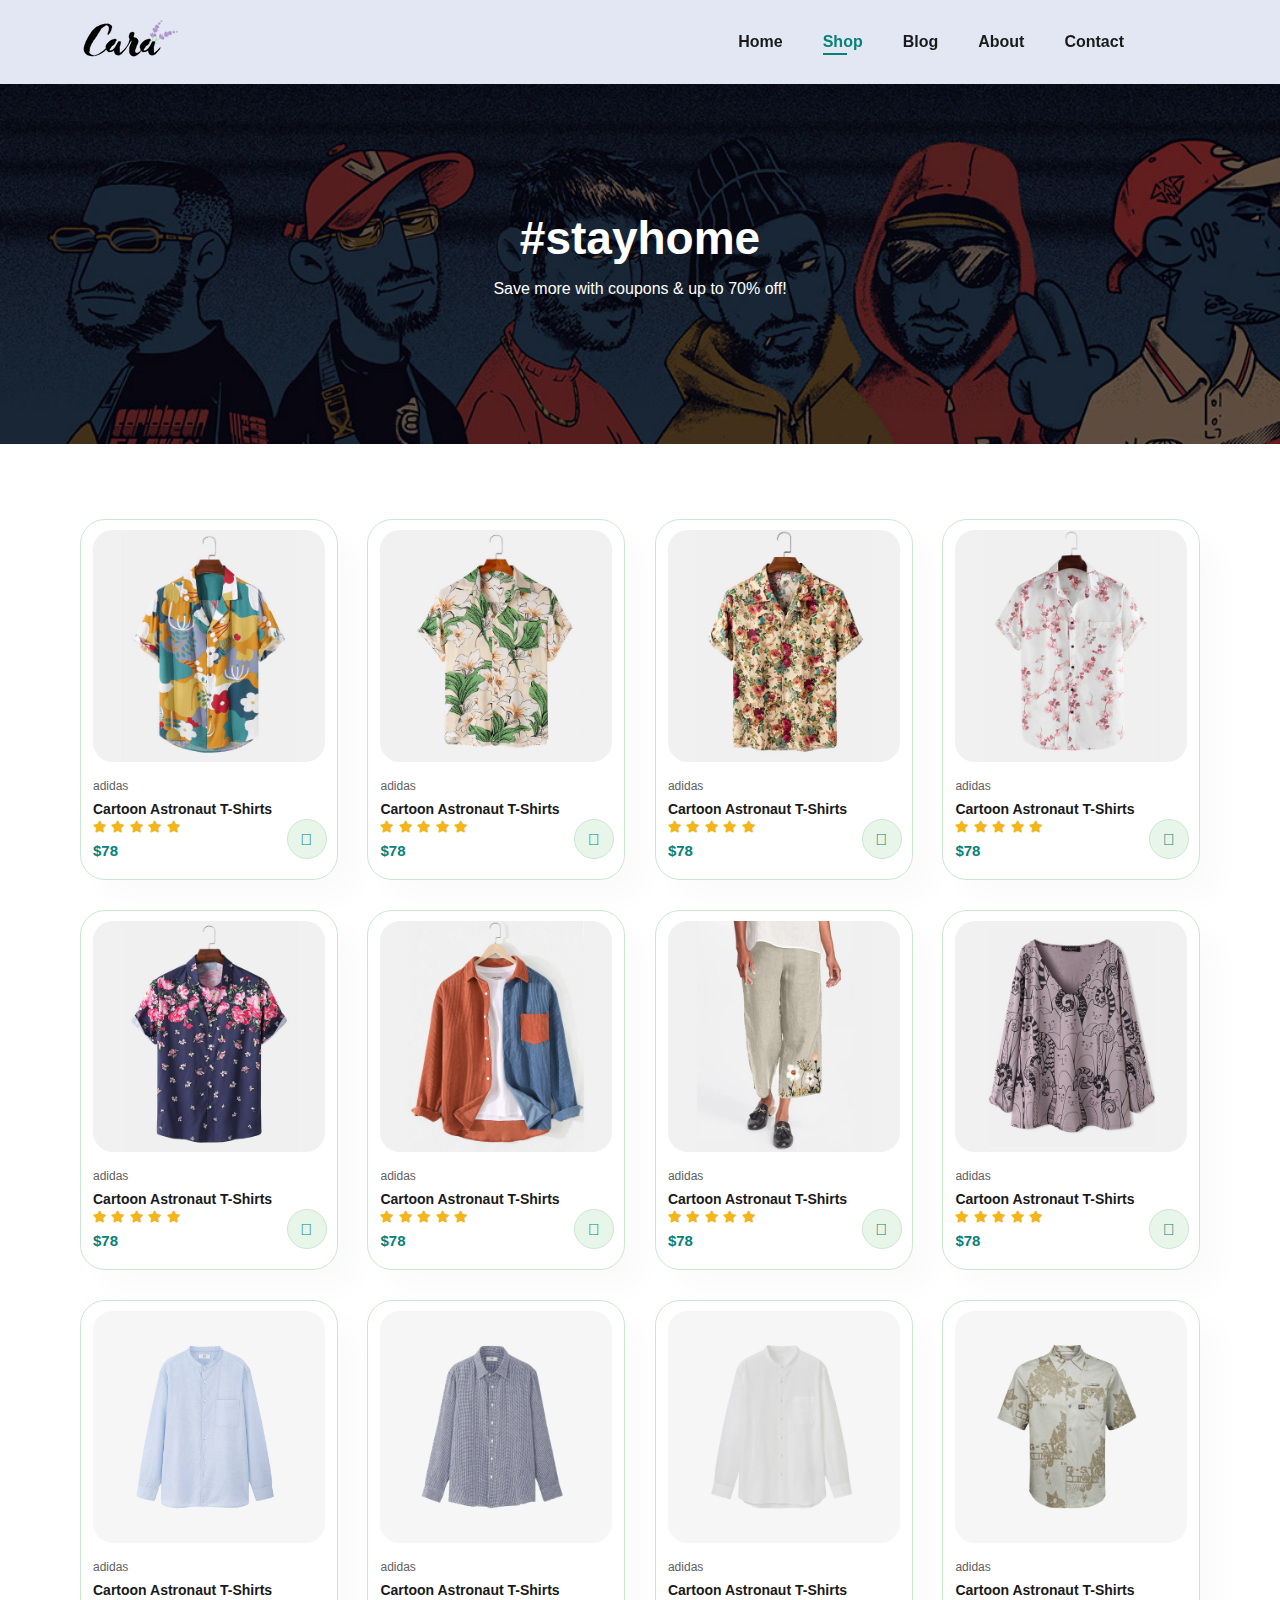
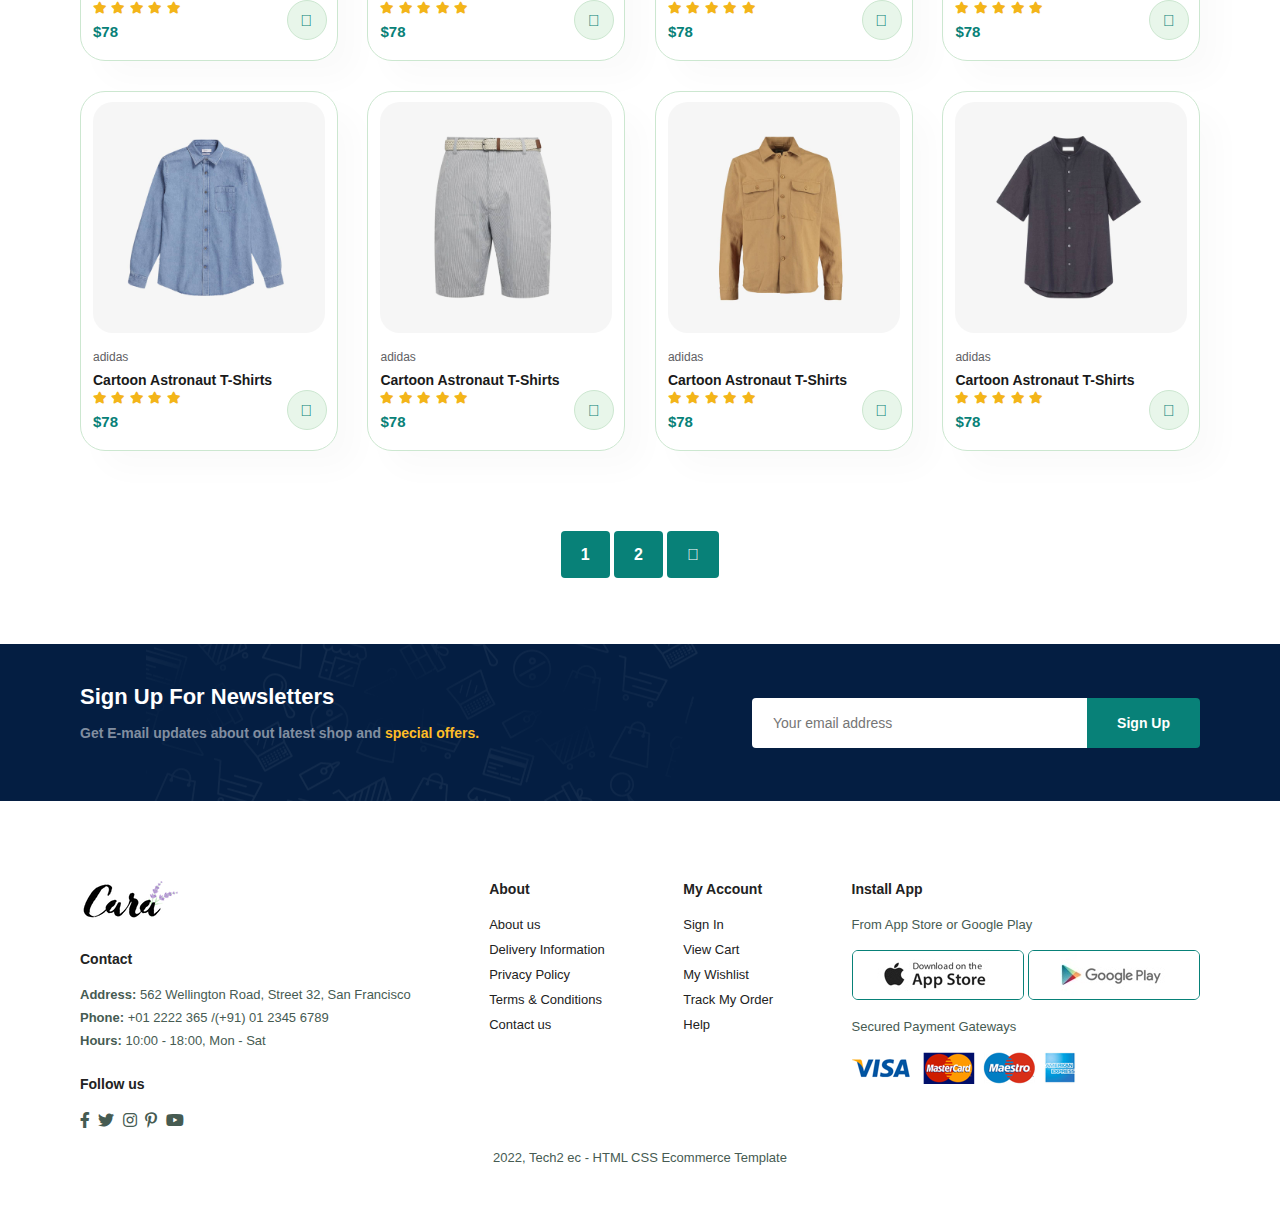
<file: shop.html>
<!DOCTYPE html>
<html lang="en">
<head>
    <meta charset="UTF-8">
    <meta http-equiv="X-UA-Compatible" content="IE=edge">
    <meta name="viewport" content="width=device-width, initial-scale=1.0">
    <title>Tech2etc  Ecommerce Tutorial</title>
    <link rel="stylesheet" href="https://pro.fontawesome.com/releases/v5.10.0/css/all.css" />
    <link rel="stylesheet" href="style.css">
</head>
<body>

    <section id="header">
        <a href="#"><img src="img/logo.png" class="logo" alt=""></a>

        <div>
            <ul id="navbar">
                <li><a href="index.html">Home</a></li>
                <li><a class="active" href="shop.html">Shop</a></li>
                <li><a href="blog.html">Blog</a></li>
                <li><a href="about.html">About</a></li>
                <li><a href="contact.html">Contact</a></li>
                <li id="lg-bag"><a href="cart.html"><i class="far fa-shopping-bag"></i></a></li>
                <a href="#" id="close"><i class="far fa-times"></i></a>
            </ul>
        </div>
        <div id="mobile">
            <a href="cart.html"><i class="far fa-shopping-bag"></i></a>
            <i id="bar" class="fas fa-outdent"></i>
            </i>
        </div>
    </section>

    <section id="page-header">
        <h2>#stayhome</h2>
        <p>Save more with coupons & up to 70% off! </p>
    </section>

    <section id="product1" class="section-p1">
        <div class="pro-container">
            <div class="pro" onclick="window.location.href='sproduct.html';">
                <img src="img/products/f1.jpg" alt="">
                <div class="des">
                    <span>adidas</span>
                    <h5>Cartoon Astronaut T-Shirts</h5>
                    <div class="star">
                        <i class="fas fa-star"></i>
                        <i class="fas fa-star"></i>
                        <i class="fas fa-star"></i>
                        <i class="fas fa-star"></i>
                        <i class="fas fa-star"></i>
                    </div>
                    <h4>$78</h4>
                </div>
                <a href="#"><i class="fal fa-shopping-cart cart"></i></a>
            </div>
            <div class="pro">
                <img src="img/products/f2.jpg" alt="">
                <div class="des">
                    <span>adidas</span>
                    <h5>Cartoon Astronaut T-Shirts</h5>
                    <div class="star">
                        <i class="fas fa-star"></i>
                        <i class="fas fa-star"></i>
                        <i class="fas fa-star"></i>
                        <i class="fas fa-star"></i>
                        <i class="fas fa-star"></i>
                    </div>
                    <h4>$78</h4>
                </div>
                <a href="#"><i class="fal fa-shopping-cart cart"></i></a>
            </div>
            <div class="pro">
                <img src="img/products/f3.jpg" alt="">
                <div class="des">
                    <span>adidas</span>
                    <h5>Cartoon Astronaut T-Shirts</h5>
                    <div class="star">
                        <i class="fas fa-star"></i>
                        <i class="fas fa-star"></i>
                        <i class="fas fa-star"></i>
                        <i class="fas fa-star"></i>
                        <i class="fas fa-star"></i>
                    </div>
                    <h4>$78</h4>
                </div>
                <a href="#"><i class="fal fa-shopping-cart cart"></i></a>
            </div>
            <div class="pro">
                <img src="img/products/f4.jpg" alt="">
                <div class="des">
                    <span>adidas</span>
                    <h5>Cartoon Astronaut T-Shirts</h5>
                    <div class="star">
                        <i class="fas fa-star"></i>
                        <i class="fas fa-star"></i>
                        <i class="fas fa-star"></i>
                        <i class="fas fa-star"></i>
                        <i class="fas fa-star"></i>
                    </div>
                    <h4>$78</h4>
                </div>
                <a href="#"><i class="fal fa-shopping-cart cart"></i></a>
            </div>
            <div class="pro">
                <img src="img/products/f5.jpg" alt="">
                <div class="des">
                    <span>adidas</span>
                    <h5>Cartoon Astronaut T-Shirts</h5>
                    <div class="star">
                        <i class="fas fa-star"></i>
                        <i class="fas fa-star"></i>
                        <i class="fas fa-star"></i>
                        <i class="fas fa-star"></i>
                        <i class="fas fa-star"></i>
                    </div>
                    <h4>$78</h4>
                </div>
                <a href="#"><i class="fal fa-shopping-cart cart"></i></a>
            </div>
            <div class="pro">
                <img src="img/products/f6.jpg" alt="">
                <div class="des">
                    <span>adidas</span>
                    <h5>Cartoon Astronaut T-Shirts</h5>
                    <div class="star">
                        <i class="fas fa-star"></i>
                        <i class="fas fa-star"></i>
                        <i class="fas fa-star"></i>
                        <i class="fas fa-star"></i>
                        <i class="fas fa-star"></i>
                    </div>
                    <h4>$78</h4>
                </div>
                <a href="#"><i class="fal fa-shopping-cart cart"></i></a>
            </div>
            <div class="pro">
                <img src="img/products/f7.jpg" alt="">
                <div class="des">
                    <span>adidas</span>
                    <h5>Cartoon Astronaut T-Shirts</h5>
                    <div class="star">
                        <i class="fas fa-star"></i>
                        <i class="fas fa-star"></i>
                        <i class="fas fa-star"></i>
                        <i class="fas fa-star"></i>
                        <i class="fas fa-star"></i>
                    </div>
                    <h4>$78</h4>
                </div>
                <a href="#"><i class="fal fa-shopping-cart cart"></i></a>
            </div>
            <div class="pro">
                <img src="img/products/f8.jpg" alt="">
                <div class="des">
                    <span>adidas</span>
                    <h5>Cartoon Astronaut T-Shirts</h5>
                    <div class="star">
                        <i class="fas fa-star"></i>
                        <i class="fas fa-star"></i>
                        <i class="fas fa-star"></i>
                        <i class="fas fa-star"></i>
                        <i class="fas fa-star"></i>
                    </div>
                    <h4>$78</h4>
                </div>
                <a href="#"><i class="fal fa-shopping-cart cart"></i></a>
            </div>
            <div class="pro">
                <img src="img/products/n1.jpg" alt="">
                <div class="des">
                    <span>adidas</span>
                    <h5>Cartoon Astronaut T-Shirts</h5>
                    <div class="star">
                        <i class="fas fa-star"></i>
                        <i class="fas fa-star"></i>
                        <i class="fas fa-star"></i>
                        <i class="fas fa-star"></i>
                        <i class="fas fa-star"></i>
                    </div>
                    <h4>$78</h4>
                </div>
                <a href="#"><i class="fal fa-shopping-cart cart"></i></a>
            </div>
            <div class="pro">
                <img src="img/products/n2.jpg" alt="">
                <div class="des">
                    <span>adidas</span>
                    <h5>Cartoon Astronaut T-Shirts</h5>
                    <div class="star">
                        <i class="fas fa-star"></i>
                        <i class="fas fa-star"></i>
                        <i class="fas fa-star"></i>
                        <i class="fas fa-star"></i>
                        <i class="fas fa-star"></i>
                    </div>
                    <h4>$78</h4>
                </div>
                <a href="#"><i class="fal fa-shopping-cart cart"></i></a>
            </div>
            <div class="pro">
                <img src="img/products/n3.jpg" alt="">
                <div class="des">
                    <span>adidas</span>
                    <h5>Cartoon Astronaut T-Shirts</h5>
                    <div class="star">
                        <i class="fas fa-star"></i>
                        <i class="fas fa-star"></i>
                        <i class="fas fa-star"></i>
                        <i class="fas fa-star"></i>
                        <i class="fas fa-star"></i>
                    </div>
                    <h4>$78</h4>
                </div>
                <a href="#"><i class="fal fa-shopping-cart cart"></i></a>
            </div>
            <div class="pro">
                <img src="img/products/n4.jpg" alt="">
                <div class="des">
                    <span>adidas</span>
                    <h5>Cartoon Astronaut T-Shirts</h5>
                    <div class="star">
                        <i class="fas fa-star"></i>
                        <i class="fas fa-star"></i>
                        <i class="fas fa-star"></i>
                        <i class="fas fa-star"></i>
                        <i class="fas fa-star"></i>
                    </div>
                    <h4>$78</h4>
                </div>
                <a href="#"><i class="fal fa-shopping-cart cart"></i></a>
            </div>
            <div class="pro">
                <img src="img/products/n5.jpg" alt="">
                <div class="des">
                    <span>adidas</span>
                    <h5>Cartoon Astronaut T-Shirts</h5>
                    <div class="star">
                        <i class="fas fa-star"></i>
                        <i class="fas fa-star"></i>
                        <i class="fas fa-star"></i>
                        <i class="fas fa-star"></i>
                        <i class="fas fa-star"></i>
                    </div>
                    <h4>$78</h4>
                </div>
                <a href="#"><i class="fal fa-shopping-cart cart"></i></a>
            </div>
            <div class="pro">
                <img src="img/products/n6.jpg" alt="">
                <div class="des">
                    <span>adidas</span>
                    <h5>Cartoon Astronaut T-Shirts</h5>
                    <div class="star">
                        <i class="fas fa-star"></i>
                        <i class="fas fa-star"></i>
                        <i class="fas fa-star"></i>
                        <i class="fas fa-star"></i>
                        <i class="fas fa-star"></i>
                    </div>
                    <h4>$78</h4>
                </div>
                <a href="#"><i class="fal fa-shopping-cart cart"></i></a>
            </div>
            <div class="pro">
                <img src="img/products/n7.jpg" alt="">
                <div class="des">
                    <span>adidas</span>
                    <h5>Cartoon Astronaut T-Shirts</h5>
                    <div class="star">
                        <i class="fas fa-star"></i>
                        <i class="fas fa-star"></i>
                        <i class="fas fa-star"></i>
                        <i class="fas fa-star"></i>
                        <i class="fas fa-star"></i>
                    </div>
                    <h4>$78</h4>
                </div>
                <a href="#"><i class="fal fa-shopping-cart cart"></i></a>
            </div>
            <div class="pro">
                <img src="img/products/n8.jpg" alt="">
                <div class="des">
                    <span>adidas</span>
                    <h5>Cartoon Astronaut T-Shirts</h5>
                    <div class="star">
                        <i class="fas fa-star"></i>
                        <i class="fas fa-star"></i>
                        <i class="fas fa-star"></i>
                        <i class="fas fa-star"></i>
                        <i class="fas fa-star"></i>
                    </div>
                    <h4>$78</h4>
                </div>
                <a href="#"><i class="fal fa-shopping-cart cart"></i></a>
            </div>
        </div>
    </section>

    <section id="pagination" class="section-p1">
        <a href="#">1</a>
        <a href="#">2</a>
        <a href="#"><i class="fal fa-long-arrow-alt-right"></i></a>
    </section>

    <section id="newsletter" class="section-p1 section-m1">
        <div class="newstext">
            <h4>Sign Up For Newsletters</h4>
            <p>Get E-mail updates about out latest shop and <span>special offers.</span></p>
        </div>
        <div class="form">
            <input type="text" placeholder="Your email address">
            <button class="normal">Sign Up</button>
        </div>
    </section>

    <footer class="section-p1">
        <div class="col">
            <img class="logo" src="img/logo.png" alt="">
            <h4>Contact</h4>
            <p><strong>Address: </strong> 562 Wellington Road, Street 32, San Francisco</p>
            <p><strong>Phone: </strong> +01 2222 365 /(+91) 01 2345 6789</p>
            <p><strong>Hours: </strong> 10:00 - 18:00, Mon - Sat</p>
            <div class="follow">
                <h4>Follow us</h4>
                <div class="icon">
                    <i class="fab fa-facebook-f"></i>
                    <i class="fab fa-twitter"></i>
                    <i class="fab fa-instagram"></i>
                    <i class="fab fa-pinterest-p"></i>
                    <i class="fab fa-youtube"></i>
                </div>
            </div>
        </div>

        <div class="col">
            <h4>About</h4>
            <a href="#">About us</a>
            <a href="#">Delivery Information</a>
            <a href="#">Privacy Policy</a>
            <a href="#">Terms & Conditions</a>
            <a href="#">Contact us</a>
        </div>
        <div class="col">
            <h4>My Account</h4>
            <a href="#">Sign In</a>
            <a href="#">View Cart</a>
            <a href="#">My Wishlist</a>
            <a href="#">Track My Order</a>
            <a href="#">Help</a>
        </div>

        <div class="col install">
            <h4>Install App</h4>
            <p>From App Store or Google Play</p>
            <div class="row">
                <img src="img/pay/app.jpg" alt="">
                <img src="img/pay/play.jpg" alt="">
            </div>
            <p>Secured Payment Gateways</p>
            <img src="img/pay/pay.png" alt="">
        </div>

        <div class="copyright">
            <p>2022, Tech2 ec - HTML CSS Ecommerce Template</p>
        </div>
    </footer>

    <script src="script.js"></script>
</body>
</html>
</file>
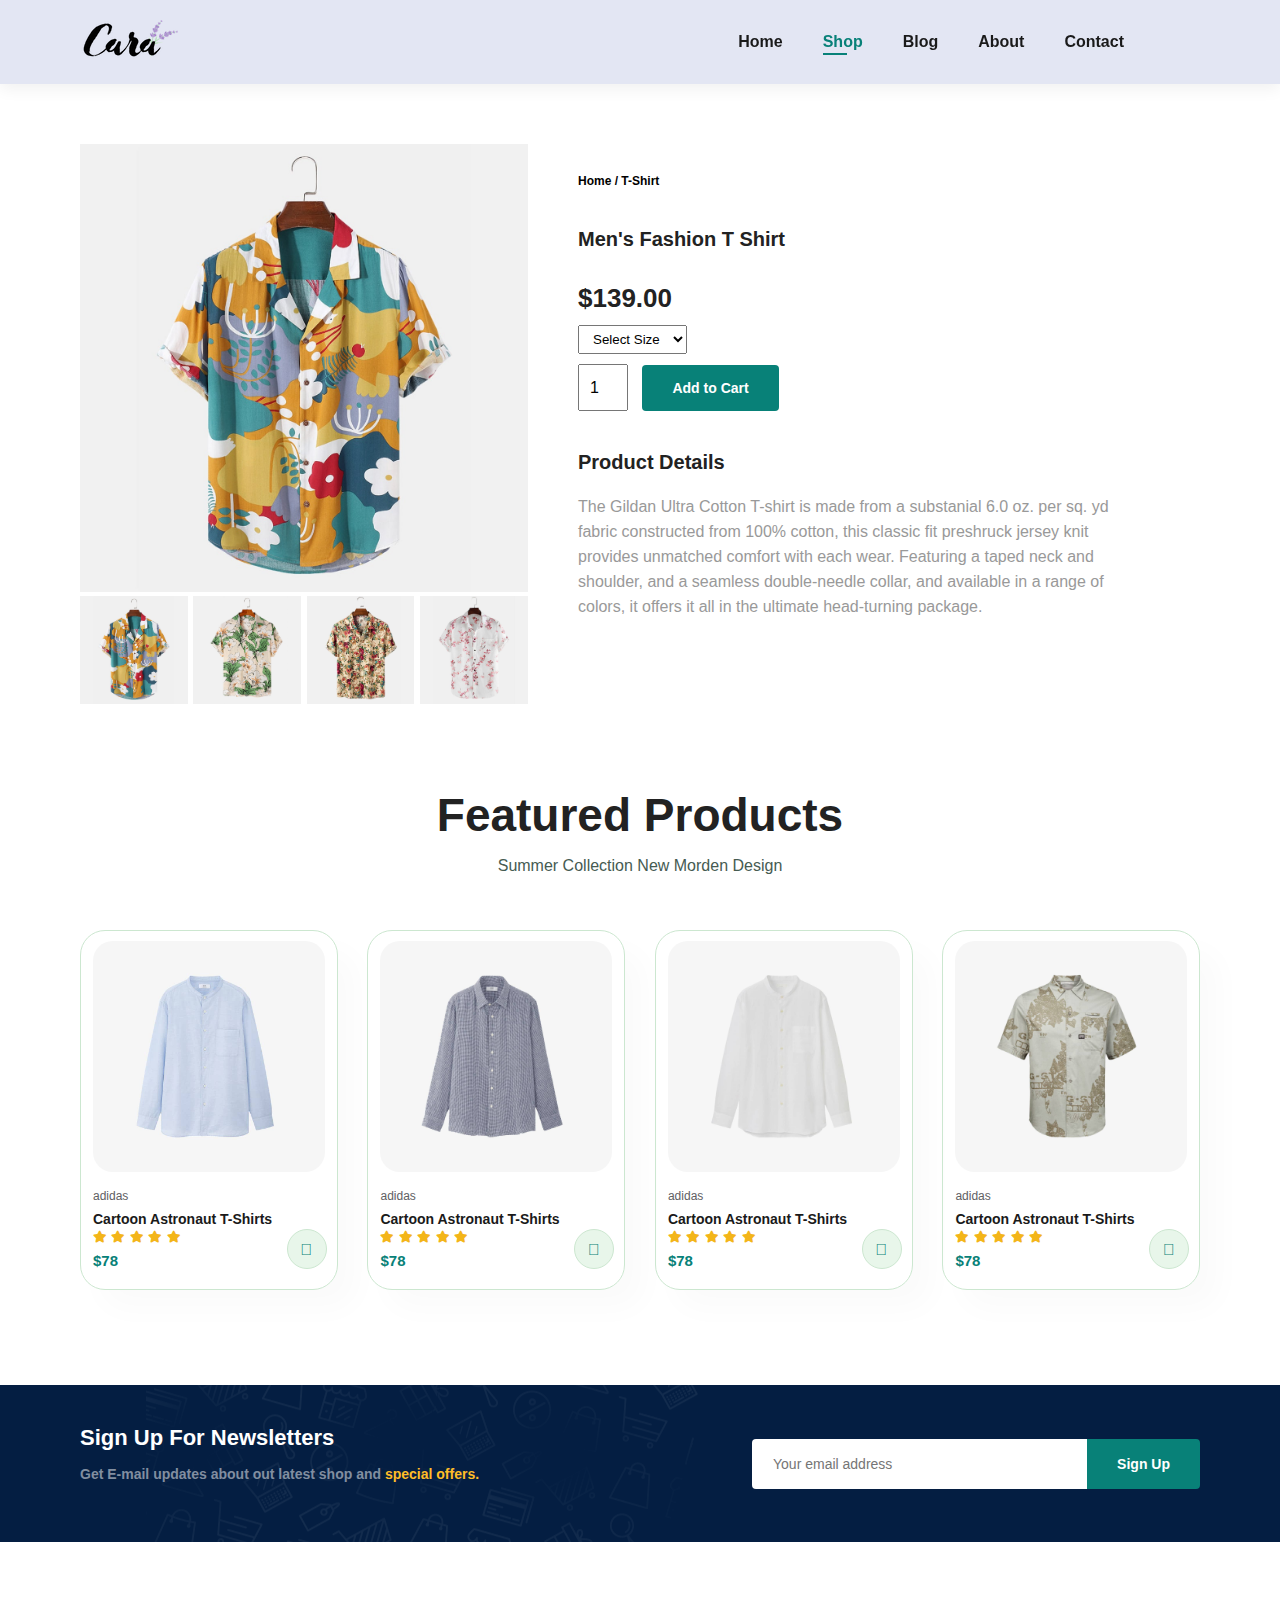
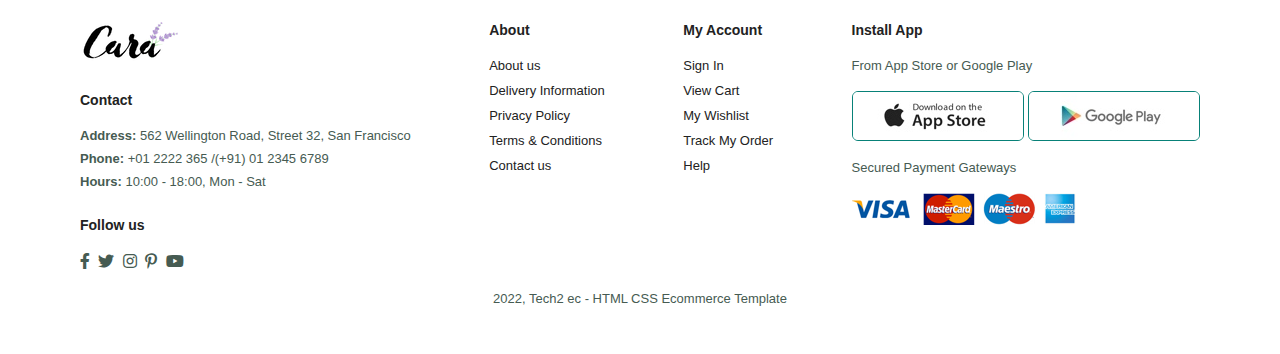
<file: sproduct.html>
<!DOCTYPE html>
<html lang="en">
<head>
    <meta charset="UTF-8">
    <meta http-equiv="X-UA-Compatible" content="IE=edge">
    <meta name="viewport" content="width=device-width, initial-scale=1.0">
    <title>Tech2etc  Ecommerce Tutorial</title>
    <link rel="stylesheet" href="https://pro.fontawesome.com/releases/v5.10.0/css/all.css" />
    <link rel="stylesheet" href="style.css">
</head>
<body>

    <section id="header">
        <a href="#"><img src="img/logo.png" class="logo" alt=""></a>

        <div>
            <ul id="navbar">
                <li><a href="index.html">Home</a></li>
                <li><a class="active" href="shop.html">Shop</a></li>
                <li><a href="blog.html">Blog</a></li>
                <li><a href="about.html">About</a></li>
                <li><a href="contact.html">Contact</a></li>
                <li id="lg-bag"><a href="cart.html"><i class="far fa-shopping-bag"></i></a></li>
                <a href="#" id="close"><i class="far fa-times"></i></a>
            </ul>
        </div>
        <div id="mobile">
            <a href="cart.html"><i class="far fa-shopping-bag"></i></a>
            <i id="bar" class="fas fa-outdent"></i>
            </i>
        </div>
    </section>

    <section id="prodetails" class="section-p1">
        <div class="single-pro-image">
            <img src="img/products/f1.jpg" width="100%" id="MainImg" alt="">

            <div class="small-img-group">
                <div class="small-img-col">
                    <img src="img/products/f1.jpg" width="100%" class="small-img" alt="">
                </div>
                <div class="small-img-col">
                    <img src="img/products/f2.jpg" width="100%" class="small-img" alt="">
                </div>
                <div class="small-img-col">
                    <img src="img/products/f3.jpg" width="100%" class="small-img" alt="">
                </div>
                <div class="small-img-col">
                    <img src="img/products/f4.jpg" width="100%" class="small-img" alt="">
                </div>
            </div>
        </div>

        <div class="single-pro-details">
            <h6>Home / T-Shirt</h6>
            <h4>Men's Fashion T Shirt</h4>
            <h2>$139.00</h2>
            <select>
                <option>Select Size</option>
                <option>XL</option>
                <option>XXL</option>
                <option>Small</option>
                <option>Large</option>
            </select>

            <input type="number" value="1">
            <button class="normal">Add to Cart</button>
            <h4>Product Details</h4>
            <span>The Gildan Ultra Cotton T-shirt is made from a substanial 6.0 oz. per sq. yd
                fabric constructed from 100% cotton, this classic fit preshruck
                jersey knit provides unmatched comfort with each wear. Featuring a 
                taped neck and shoulder, and a seamless double-needle collar, and available in a range of colors, it
                offers it all in the ultimate head-turning package.
            </span>
        </div>
    </section>

    <section id="product1" class="section-p1">
        <h2>Featured Products</h2>
        <p>Summer Collection New Morden Design</p>
        <div class="pro-container">
            <div class="pro">
                <img src="img/products/n1.jpg" alt="">
                <div class="des">
                    <span>adidas</span>
                    <h5>Cartoon Astronaut T-Shirts</h5>
                    <div class="star">
                        <i class="fas fa-star"></i>
                        <i class="fas fa-star"></i>
                        <i class="fas fa-star"></i>
                        <i class="fas fa-star"></i>
                        <i class="fas fa-star"></i>
                    </div>
                    <h4>$78</h4>
                </div>
                <a href="#"><i class="fal fa-shopping-cart cart"></i></a>
            </div>
            <div class="pro">
                <img src="img/products/n2.jpg" alt="">
                <div class="des">
                    <span>adidas</span>
                    <h5>Cartoon Astronaut T-Shirts</h5>
                    <div class="star">
                        <i class="fas fa-star"></i>
                        <i class="fas fa-star"></i>
                        <i class="fas fa-star"></i>
                        <i class="fas fa-star"></i>
                        <i class="fas fa-star"></i>
                    </div>
                    <h4>$78</h4>
                </div>
                <a href="#"><i class="fal fa-shopping-cart cart"></i></a>
            </div>
            <div class="pro">
                <img src="img/products/n3.jpg" alt="">
                <div class="des">
                    <span>adidas</span>
                    <h5>Cartoon Astronaut T-Shirts</h5>
                    <div class="star">
                        <i class="fas fa-star"></i>
                        <i class="fas fa-star"></i>
                        <i class="fas fa-star"></i>
                        <i class="fas fa-star"></i>
                        <i class="fas fa-star"></i>
                    </div>
                    <h4>$78</h4>
                </div>
                <a href="#"><i class="fal fa-shopping-cart cart"></i></a>
            </div>
            <div class="pro">
                <img src="img/products/n4.jpg" alt="">
                <div class="des">
                    <span>adidas</span>
                    <h5>Cartoon Astronaut T-Shirts</h5>
                    <div class="star">
                        <i class="fas fa-star"></i>
                        <i class="fas fa-star"></i>
                        <i class="fas fa-star"></i>
                        <i class="fas fa-star"></i>
                        <i class="fas fa-star"></i>
                    </div>
                    <h4>$78</h4>
                </div>
                <a href="#"><i class="fal fa-shopping-cart cart"></i></a>
            </div>
        </div>
    </section>

    <section id="newsletter" class="section-p1 section-m1">
        <div class="newstext">
            <h4>Sign Up For Newsletters</h4>
            <p>Get E-mail updates about out latest shop and <span>special offers.</span></p>
        </div>
        <div class="form">
            <input type="text" placeholder="Your email address">
            <button class="normal">Sign Up</button>
        </div>
    </section>

    <footer class="section-p1">
        <div class="col">
            <img class="logo" src="img/logo.png" alt="">
            <h4>Contact</h4>
            <p><strong>Address: </strong> 562 Wellington Road, Street 32, San Francisco</p>
            <p><strong>Phone: </strong> +01 2222 365 /(+91) 01 2345 6789</p>
            <p><strong>Hours: </strong> 10:00 - 18:00, Mon - Sat</p>
            <div class="follow">
                <h4>Follow us</h4>
                <div class="icon">
                    <i class="fab fa-facebook-f"></i>
                    <i class="fab fa-twitter"></i>
                    <i class="fab fa-instagram"></i>
                    <i class="fab fa-pinterest-p"></i>
                    <i class="fab fa-youtube"></i>
                </div>
            </div>
        </div>

        <div class="col">
            <h4>About</h4>
            <a href="#">About us</a>
            <a href="#">Delivery Information</a>
            <a href="#">Privacy Policy</a>
            <a href="#">Terms & Conditions</a>
            <a href="#">Contact us</a>
        </div>
        <div class="col">
            <h4>My Account</h4>
            <a href="#">Sign In</a>
            <a href="#">View Cart</a>
            <a href="#">My Wishlist</a>
            <a href="#">Track My Order</a>
            <a href="#">Help</a>
        </div>

        <div class="col install">
            <h4>Install App</h4>
            <p>From App Store or Google Play</p>
            <div class="row">
                <img src="img/pay/app.jpg" alt="">
                <img src="img/pay/play.jpg" alt="">
            </div>
            <p>Secured Payment Gateways</p>
            <img src="img/pay/pay.png" alt="">
        </div>

        <div class="copyright">
            <p>2022, Tech2 ec - HTML CSS Ecommerce Template</p>
        </div>
    </footer>

    <script>
        var MainImg  = document.getElementById("MainImg");
        var smallimg = document.getElementsByClassName("small-img");

        smallimg[0].onclick = function() {
            MainImg.src = smallimg[0].src;
        }
        smallimg[1].onclick = function() {
            MainImg.src = smallimg[1].src;
        }
        smallimg[2].onclick = function() {
            MainImg.src = smallimg[2].src;
        }
        smallimg[3].onclick = function() {
            MainImg.src = smallimg[3].src;
        }
    </script>

    <script src="script.js"></script>
</body>
</html>
</file>
<file: style.css>
@import url('https://fonts.googleapis.com/css2?family=League+Spartan:wght@100;200;300;400;500;600;700;800;900&display=swap');
*{
    margin: 0;
    padding: 0;
    box-sizing: border-box;
    font-family: 'Spartan', sans-serif;
}

h1{
    font-size: 50px;
    line-height: 64px;
    color: #222;
}

h2{
    font-size: 46px;
    line-height: 54px;
    color: #222;
}

h4{
    font-size: 20px;
    color: #222;
}
h6{
    font-weight: 700;
    font-size: 12px;
}

p{
    font-size: 16px;
    color: #465b52;
    margin: 15px 0 20px 0;
}

.section-p1{
    padding: 40px 80px;
}

.section-m1{
    margin: 40px 0;
}
button.normal{
    font-size: 14px;
    font-weight: 600;
    padding: 15px 30px;
    color: #000;
    background-color: #fff;
    border-radius: 4px;
    cursor: pointer;
    border: none;
    outline: none;
    transition: 0.2s;
}

button.white{
    font-size: 13px;
    font-weight: 600;
    padding: 11px 18px;
    color: #fff;
    background-color: transparent;
    cursor: pointer;
    border: 1px solid #fff;
    outline: none;
    transition: 0.2s;
}
body{
    width: 100%;
}

/* Header start */

#header{
    display: flex;
    align-items: center;
    justify-content: space-between;
    padding: 20px 80px;
    background: #E3E6F3;
    box-shadow: 0 5px 15px rgba(0, 0, 0, 0.06);
    z-index: 999;
    position: sticky;
    top: 0;
    left: 0;
}

#navbar{
    display: flex;
    align-items: center;
    justify-content: center;
}

#navbar li {
    list-style: none;
    padding: 0 20px;
    position: relative;
}

#navbar li a{
    text-decoration: none;
    font-size: 16px;
    font-weight: 600;
    color: #1a1a1a;
    transition: 0.3 ease;
}

#navbar li a:hover,
#navbar li a.active{
    color: #088178;
}

#navbar li a.active::after,
#navbar li a:hover::after{
    content: "";
    width: 30%;
    height: 2px;
    background: #088178;
    position: absolute;
    bottom: -4px;
    left: 20px;
}

#mobile{
    display: none;
    align-items: center;
}
#close{display: none;}

/* Home Page */
#hero{
    background-image: url("img/hero4.png");
    width: 100%;
    height: 90vh;
    background-size: cover;
    background-position: top 25% right 0;
    padding: 0 80px;
    display: flex;
    flex-direction: column;
    align-items: flex-start;
    justify-content: center;
}

#hero h4{
    padding-bottom: 15px;
}

#hero h1{
    color: #088178;
}

#hero button{
    background-image: url("img/button.png");
    background-color: transparent;
    color: #088178;
    border: 0;
    padding: 14px 80px 14px 65px;
    background-repeat: no-repeat;
    cursor: pointer;
    font-weight: 700;
    font-size: 15px;
}

#feature{
    display: flex;
    align-items: center;
    justify-content: space-between;
    flex-wrap: wrap;
}

#feature .fe-box{
    width: 180px;
    text-align: center;
    padding: 25px 15px;
    box-shadow: 20px 20px 34px rgba(0, 0, 0, 0.03);
    border: 1px solid #cce7d0;
    border-radius: 4px;
    margin: 15px 0;
}

#feature .fe-box:hover{
    box-shadow: 10px 10px 54px rgba(70, 62, 221, 0.1);
}

#feature .fe-box img{
    width: 100%;
    margin-bottom: 10px;
}

#feature .fe-box h6{
    display: inline-block ;
    padding: 8px 8px 6px 8px;
    line-height: 1;
    justify-content: center;
    align-items: center;
    border-radius: 4px;
    color: #088178;
    background-color: #fddde4;
}

#feature .fe-box:nth-child(2) h6{
    background-color: #cdebbc;
}
#feature .fe-box:nth-child(3) h6{
    background-color: #d1e8f2;
}
#feature .fe-box:nth-child(4) h6{
    background-color: #cdd4f8;
}
#feature .fe-box:nth-child(5) h6{
    background-color: #f6dbf6;
}
#feature .fe-box:nth-child(6) h6{
    background-color: #fff2e5;
}

#product1{
    text-align: center;
}

#product1 .pro-container{
    display: flex;
    justify-content: space-between;
    padding-top: 20px;
    flex-wrap: wrap;
}

#product1 .pro{
    width: 23%;
    min-width: 250px;
    padding: 10px 12px;
    border: 1px solid #cce7d0;
    border-radius: 25px;
    cursor: pointer;
    box-shadow: 20px 20px 30px rgba(0, 0, 0, 0.02);
    margin: 15px 0;
    transition: 0.2s ease;
    position: relative;
}


#product1 .pro:hover{
    box-shadow: 20px 20px 30px rgba(0, 0, 0, 0.06);
}

#product1 .pro img{
    width: 100%;
    border-radius: 20px;
}


#product1 .pro .des{
    text-align: start;
    padding: 10px 0;
}

#product1 .pro .des span{
    color: #606063;
    font-size: 12px;
}
#product1 .pro .des h5{
    padding-top: 7px;
    color: #1a1a1a;
    font-size: 14px;
}

#product1 .pro .des i{
    font-size: 12px;
    color: rgb(243, 181, 25);
}

#product1 .pro .des h4{
    padding-top: 7px;
    font-size: 15px;
    font-weight: 700;
    color: #088178;
}

#product1 .pro .cart{
    width: 40px;
    height: 40px;
    line-height: 40px;
    border-radius: 50px;
    background-color: #e8f6ea;
    font-weight: 500;
    color: #088178;
    border: 1px solid #cce7d0;
    position: absolute;
    bottom: 20px;
    right: 10px;
}

#banner{
    display: flex;
    flex-direction: column;
    justify-content: center;
    align-items: center;
    text-align: center;
    background-image: url("img/banner/b2.jpg");
    width: 100%;
    height: 40vh;
    background-size: cover;
    background-position: center;
}

#banner h4{
    color: #fff;
    font-size: 16px;
}

#banner h2{
    color: #fff;
    font-size: 30px;
    padding: 10px 0;
}

#banner h2 span{
    color: #ef3636;

}

#banner button:hover{
    background: #088178;
    color: #fff;
}

#sm-banner{
    display: flex;
    justify-content: space-between;
    flex-wrap: wrap;
}

#sm-banner .banner-box{
    display: flex;
    flex-direction: column;
    justify-content: center;
    align-items: flex-start;
    background-image: url("img/banner/b17.jpg");
    min-width: 660px;
    height: 45vh;
    background-size: cover;
    background-position: center;
    padding: 30px;
}

#sm-banner .banner-box2{
    background-image: url("img/banner/b10.jpg");
}

#sm-banner h4{
    color: #fff;
    font-size: 20px;
    font-weight: 300;
}

#sm-banner h2{
    color: #fff;
    font-size: 28px;
    font-weight: 800;
}

#sm-banner span{
    color: #fff;
    font-size: 14px;
    font-weight: 500;
    padding-bottom: 15px;
}

#sm-banner .banner-box:hover button{
    background: #088178;
    border: 1px solid #088178;
}

#banner3{
    display: flex;
    justify-content: space-between;
    flex-wrap: wrap;
    padding: 0 80px;
}

#banner3 .banner-box{
    display: flex;
    flex-direction: column;
    justify-content: center;
    align-items: flex-start;
    background-image: url("img/banner/b7.jpg");
    min-width: 30%;
    height: 30vh;
    background-size: cover;
    background-position: center;
    padding: 20px;
    margin-bottom: 20px;
}

#banner3 .banner-box2{
    background-image: url("img/banner/b4.jpg");
}

#banner3 .banner-box3{
    background-image: url("img/banner/b18.jpg");
}

#banner3 h2{
    color: #fff;
    font-weight: 900;
    font-size: 22px;
}

#banner3 h3{
    color: #ec544e;
    font-weight: 800;
    font-size: 15px;
}

#newsletter{
    display: flex;
    justify-content: space-between;
    flex-wrap: wrap;
    align-items: center;
    background-image: url("img/banner/b14.png");
    background-repeat: no-repeat;
    background-position: 20% 30%;
    background-color: #041e42;
}

#newsletter h4{
    font-size: 22px;
    font-weight: 700;
    color: #fff;
}

#newsletter p{
    font-size: 14px;
    font-weight: 600;
    color: #818ea0;
}

#newsletter p span{
    color: #ffbd27;
}

#newsletter .form{
    display: flex;
    width: 40%;
}

#newsletter input{
    height: 3.125rem;
    padding: 0 1.25rem;
    font-size: 14px;
    width: 100%;
    border:  1px solid transparent;
    border-radius: 4px;
    outline: none;
    border-top-right-radius: 0;
    border-bottom-right-radius:0 ;

}

#newsletter button{
    background-color: #088178;
    color: #fff;
    white-space: nowrap;
    border-top-left-radius: 0;
    border-bottom-left-radius:0 ;
}

footer{
    display: flex;
    flex-wrap: wrap;
    justify-content: space-between;
    
}
footer .col{
    display: flex;
    flex-direction: column;
    align-items: flex-start;
    margin-bottom: 20px;
    padding-right: 50px;
}

footer .logo{
    margin-bottom: 30px;
}

footer h4{
    font-size: 14px;
    padding-bottom: 20px;
}

footer p{
    font-size: 13px;
    margin: 0 0 8px 0;

}
footer a{
    font-size: 13px;
    text-decoration: none;
    color: #222;
    margin-bottom: 10px;
}

footer .follow{
    margin-top: 20px;
}


footer .follow i{
    color: #465b52;
    padding-right: 4px;
    cursor: pointer;
}

footer .install{
    padding: 0;
}

footer .install .row img{
    border: 1px solid #088178;
    border-radius: 6px;
}

footer .install img{
    margin: 10px 0 15px 0;
}
footer .follow i:hover,
footer a:hover{
    color: #088178;
}


footer .copyright{
    width: 100%;
    text-align: center;
}

/* Shop Page */
#page-header{
    background-image: url("img/banner/b1.jpg");
    width: 100%;
    height: 40vh;
    background-size: cover;
    display: flex;
    justify-content: center;
    text-align: center;
    flex-direction: column;
    padding: 14px;
}

#page-header h2,
#page-header p {
    color: #fff;
}

#pagination{
    text-align: center;
}

#pagination a{
    text-decoration: none;
    background-color: #088178;
    padding: 15px 20px;
    border-radius: 4px;
    font-weight: 600;
    color: #fff;
}

#pagination a i {
    font-weight: 600;
    font-size: 16px;
}

/* Single Product */

#prodetails{
    display: flex;
    margin-top: 20px;

}

#prodetails .single-pro-image{
    width: 40%;
    margin-right: 50px;
}

#prodetails .small-img-group{
    display: flex;
    justify-content: space-between;
}

#prodetails .small-img-col{
    flex-basis: 24%;
    cursor: pointer;
}

#prodetails .single-pro-details{
    width: 50%;
    padding-top: 30px;
}

#prodetails .single-pro-details h4{
    padding: 40px 0 20px 0;

}

#prodetails .single-pro-details h2{
    font-size: 26px;
}

#prodetails .single-pro-details select{
    display: block;
    padding: 5px 10px;
    margin-bottom: 10px;
}

#prodetails .single-pro-details input{
    width: 50px;
    height: 47px;
    padding-left: 10px;
    font-size: 16px;
    margin-right: 10px;
}

#prodetails .single-pro-details input:focus{
    outline: none;
}

#prodetails .single-pro-details button{
    background: #088178;
    color: #fff;
}

#prodetails .single-pro-details span{
    line-height: 25px;
    color: #999;
}

/* Blog Page */
#page-header.blog-header{
    background-image: url("img/banner/b19.jpg");
}

#blog{
    padding: 150px 150px 0 150px;
}

#blog .blog-box{
    display: flex;
    align-items: center;
    width: 100%;
    position: relative;
    padding-bottom: 90px;
}
#blog .blog-img{
    width: 50%;
    margin-right: 40px;
}

#blog img {
    width: 100%;
    height: 300px;
    object-fit: cover;
}

#blog .blog-details{
    width: 50%;
}

#blog .blog-details a{
    text-decoration: none;
    font-size: 11px;
    color: #000;
    font-weight: 700;
    position: relative;
    transition: 0.3s;
}

#blog .blog-details a::after{
    content: "";
    width: 50px ;
    height: 1px;
    background-color: #000;
    position: absolute;
    top: 4px;
    right: -60px;
}

#blog .blog-details a:hover{
    color: #088178;
}

#blog .blog-details a:hover::after{
    background-color: #088178;
}

#blog .blog-box h1{
    position: absolute;
    top: -40px;
    left: 0;
    font-size: 70px;
    font-weight: 700;
    color: #c9cbce;
    z-index: -9;
}

/* About Page  */
#page-header.about-header{
    background-image: url("img/about/banner.png");
}

#about-head img{
    width: 50%;
    height: auto;
}

#about-head{
    display: flex;
    align-items: center;
}

#about-head div{
    padding-left: 40px;
}

#about-app{
    text-align: center;
}
#about-app .video{
    width: 70%;
    height: 100%;
    margin: 30px auto 0 auto;
}
#about-app .video video{
    width: 100%;
    height: 100%;
    border-radius: 20px;
}

/* Contact-page */
#contact-details{
    display: flex;
    align-items: center;
    justify-content: space-between;
}

#contact-details .details{
    width: 40%;
}


#contact-details .details span,
#form-details form span{
    font-size: 12px;
}

#contact-details .details h2,
#form-details form h2 {
    font-size: 26px;
    line-height: 35px;
    padding: 20px 0;
}


#contact-details .details h3{
    font-size: 16px;
    padding-bottom: 15px;
}


#contact-details .details li{
    list-style: none;
    display: flex;
    padding: 10px 0;
}


#contact-details .details li  i{
    font-size: 14px ;
    padding-right: 22px;
}


#contact-details .details li p{
    margin: 0;
    font-size: 14px;
}


#contact-details .details .map{
    width: 55%;
    height: 400px;
}


#contact-details .map iframe{
    width: 100%;
    height: 100%;
}
#form-details{
    display: flex;
    justify-content: space-between;
    margin: 30px;
    padding: 80px;
    border: 1px solid #e1e1e1;
}

#form-details form{
    width: 65%;
    display: flex;
    flex-direction: column;
    align-items: flex-start;
}
#form-details form input,
#form-details form textarea{
    width: 100%;
    padding: 12px 15px;
    outline: none;
    margin-bottom: 20px;
    border: 1px solid #e1e1e1;
}

#form-details form button{
    background-color: #088178;
    color: #fff;
}

#form-details .people div{
    padding-bottom: 25px;
    display: flex;
    align-items: flex-start;
}


#form-details .people div img{
    width: 65px;
    height: 65px;
    object-fit: cover;
    margin-right: 15px;
}

#form-details .people div p{
    margin: 0;
    font-size: 13px;
    line-height: 25px;
}

#form-details .people div p span{
    display: block;
    font-size: 16px;
    font-weight: 600;
    color: #000;
}






/* Cart Page */
#cart {
    overflow-x: auto;
}
#cart table{
    width: 100%;
    border-collapse: collapse;
    table-layout: fixed;
    white-space: nowrap;
}

#cart table img{
    width: 70px;
}
#cart table td:nth-child(1){
    width: 100px;
    text-align: center;
}
#cart table td:nth-child(2){
    width: 150px;
    text-align: center;
}
#cart table td:nth-child(3){
    width: 250px;
    text-align: center;
}
#cart table td:nth-child(4),
#cart table td:nth-child(5),
#cart table td:nth-child(6){
    width: 150px;
    text-align: center;
}
#cart table td:nth-child(5) input{
    width: 70px;
    padding: 10px 5px;
}
#cart table thead {
    border: 1px solid #e2e9e1;
    border-left: none;
    border-right: none;
}

#cart table thead td{
    font-weight: 700;
    text-transform: uppercase;
    font-size: 13px;
    padding: 18px 0;
}

#cart table tbody tr td {
    padding-top: 15px;
}
#cart table tbody td{
    font-size: 13px;
}

#cart-add{
    display: flex;
    flex-wrap: wrap;
    justify-content: space-between;
}

#coupon{
    width: 50%;
    margin-bottom: 30px;
}

#coupon h3,
#subtotal h3{
    padding-bottom: 15px;
}

#coupon input{
    padding:10px 20px;
    outline: none;
    width: 60%;
    margin-right: 10px;
    border: 1px solid #e2e9e1;
}

#coupon button,
#subtotal button{
    background-color: #088178;
    color: #fff;
    padding: 12px 20px;

}

#subtotal{
    width: 50%;
    margin-bottom: 30px;
    border: 1px solid #e2e9e1;
    padding: 30px;
}

#subtotal table{
    border-collapse: collapse;
    width: 100%;
    margin-bottom: 20px;
}


#subtotal table td{
    width: 50%;
    border: 1px solid #e2e9e1;
    padding: 10px;
    font-size: 13px;
}




/* Start Media Query */
@media(max-width:799px){
    .section-p1{
        padding: 40px 40px;
    }
    #navbar{
        display: flex;
        flex-direction: column;
        align-items: flex-start;
        justify-content: flex-start;
        position: fixed;
        top: 0;
        right: -300px;
        height: 100vh;
        width: 300px;
        background-color: #e3e6f3;
        box-shadow: 0 40px 60px rgba(0, 0, 0, 0.1);
        padding: 80px 0 0 10px;
        transition: 0.3s;
    }

    #navbar.active{
        right: 0;
    }

    #navbar li{
        margin-bottom: 25px;
    }

    #mobile{
        display: flex;
        align-items: center;
    }

    #mobile i{
        color: #1a1a1a;
        font-size: 24px;
        padding-left: 20px;
    }
    #close{
        display: initial;
        position: absolute;
        top: 30px;
        left: 30px;
        color: #222;
        font-size: 24px;
    }

    #lg-bag{
        display: none;
    }

    #hero{
        height: 70vh;
        padding: 0 80px;
        background-position: top 30% right 30%;
    }

    #feature{
        justify-content: center;
    }
    #feature .fe-box{
        margin: 15px 15px;
    }

    
    #product1 .pro-container{
    justify-content: center;
    }

    
    #product1 .pro{
    margin: 15px;
    }

    #banner{
        height: 20vh;
    }
    #sm-banner .banner-box{
        min-width: 100%;
        height: 30vh;
    }
    #sm-banner .banner-box2{
        margin-top: 10px;
    }

    #banner3{
        padding: 0 40px;
    }
    #banner3 .banner-box{
        width: 28%;
    }
    #newsletter .form{
        width: 70%;
    }
    /* Contact page  */
    #form-details{
        padding: 40px;
    }
    #form-details form {
        width: 50%;
    }
}

@media (max-width: 477px){
    .section-p1{
        padding: 20px;
    }
    #header{
        padding: 10px 30px;
    }
    #hero{
        padding: 0 20px;
        background-position: 55%;
    }
    h1{
        font-size: 38px;
    }
    h2{
        font-size: 32px;
    }
    #feature .fe-box{
        margin: 0 0 15px 0;
        width: 155px;
    }

    #feature{
        justify-content: space-between;
    }

    #product1 .pro{
       width: 100%;
    }

    #banner{
        height: 40vh;
    }

    #sm-banner .banner-box{
        height: 40vh;
    }
    #sm-banner .banner-box2{
        margin-top: 20px;
    }

    #banner3{
        padding: 0 20px;
    }
    #banner3 .banner-box{
        width: 100%;
    }
    #newsletter {
        padding: 40px 20px;
    }
    #newsletter .form{
        width: 100%;
    }
    footer .copyright{
        text-align: start;
    }

    /* Single product */
    #prodetails{
        display: flex;
        flex-direction: column;
    }
    #prodetails .single-pro-image{
        width: 100%;
        margin-right: 0px;
    }
    #prodetails .single-pro-details{
        width: 100%;
    }

    /* Blog page */
    #blog{
        padding: 100px 20px 0 20px;
    }
    #blog .blog-box{
        display: flex;
        flex-direction: column ;
        align-items: flex-start;
    }
    #blog .blog-img{
        width: 100%;
        margin-right: 0px;
        margin-bottom: 30px;
    }

    #blog .blog-details{
        width: 100%;
    }

    /* About Page  */
    #about-head{
        flex-direction: column;
    }

    #about-head img{
        width: 100%;
        margin-bottom: 20px;
    }
    #about-head div{
        padding-left: 0px;
    }
    #about-app .video{
        width: 100%;
    }

    /* Contact Page  */
    #contact-details{
        flex-direction: column;
    }

    #contact-details .details{
        width: 100%;
        margin-bottom: 30px;
    }
    
    #contact-details .map{
        width: 100%;
    }
    #form-details{
        margin: 10px;
        padding: 30px 10px;
        flex-wrap: wrap;
    }

    #form-details form{
        width: 100%;
        margin-bottom: 30px;
    }

    /* Cart Page  */

    #cart-add{
        flex-direction: column;
    }

    #coupon{
        width: 100%;
    }
    #subtotal{
        width: 100%;
        padding: 20px;
    }
 }
</file>
